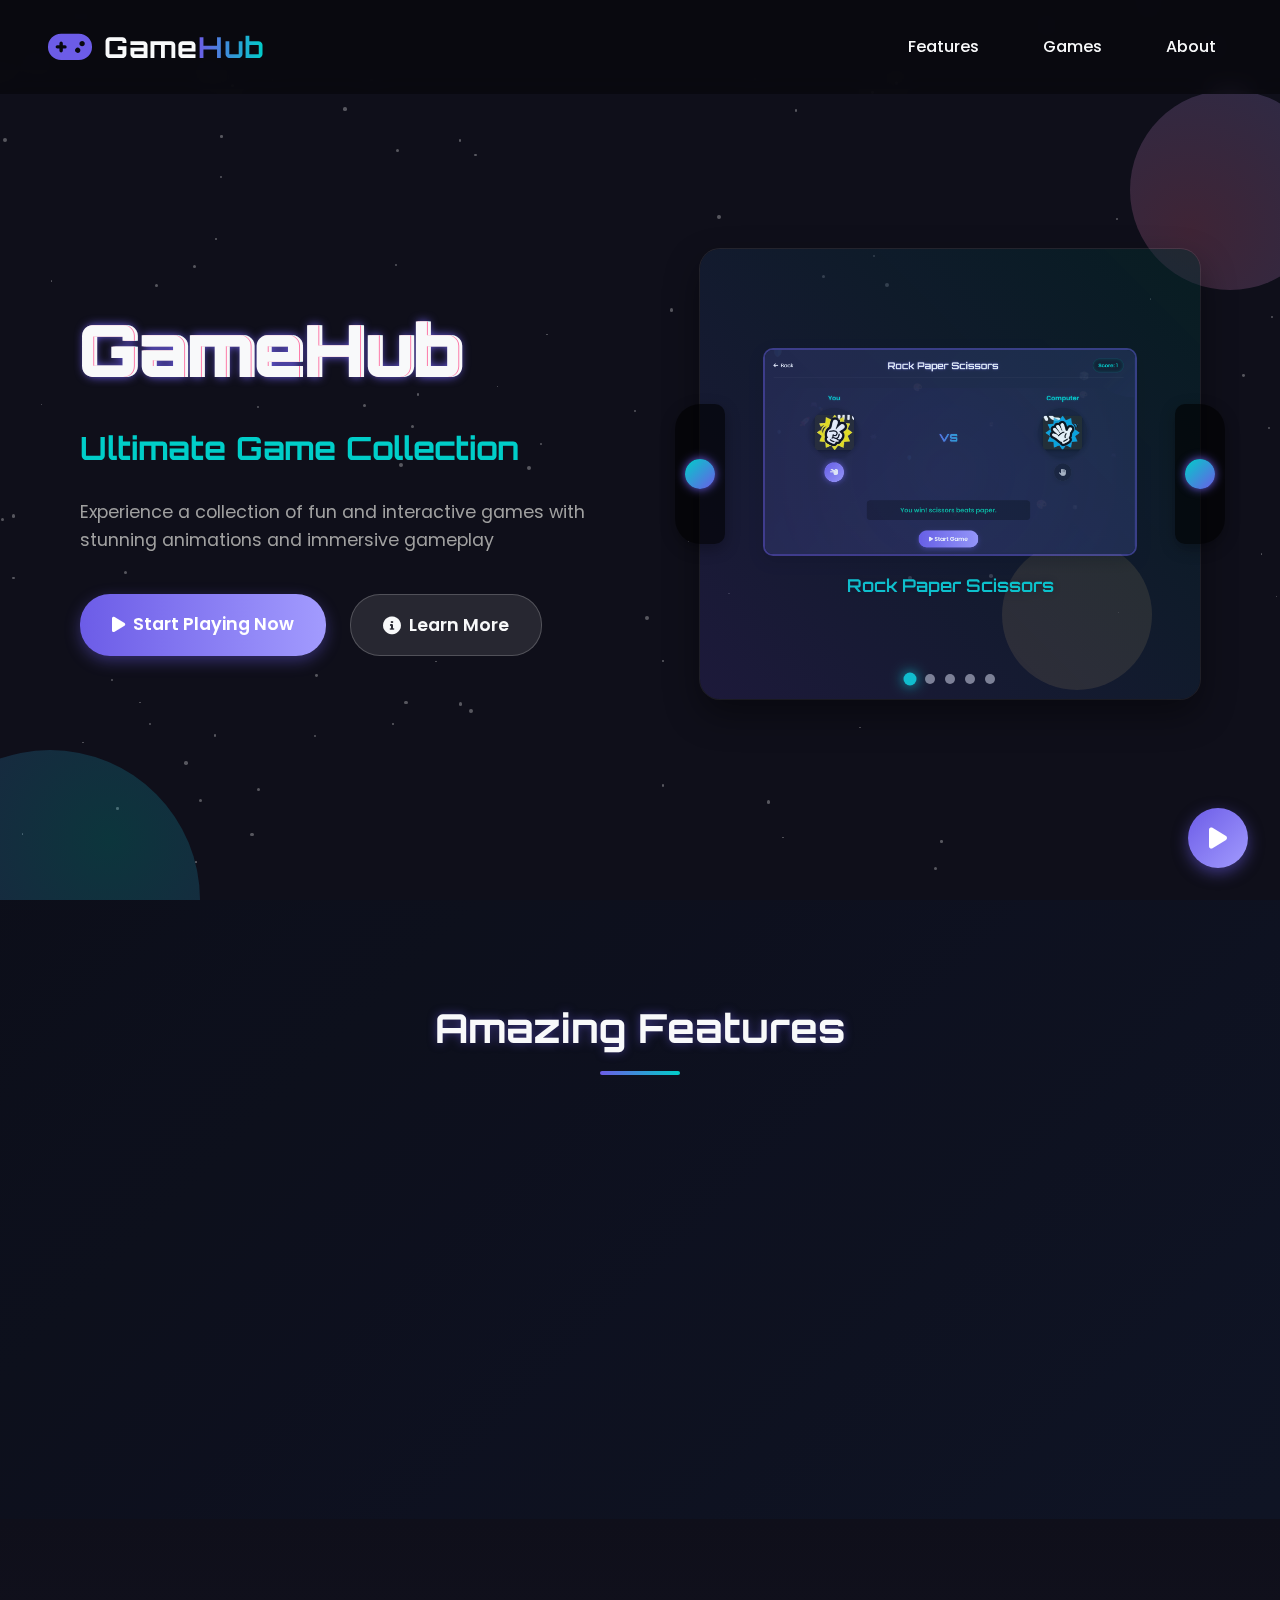
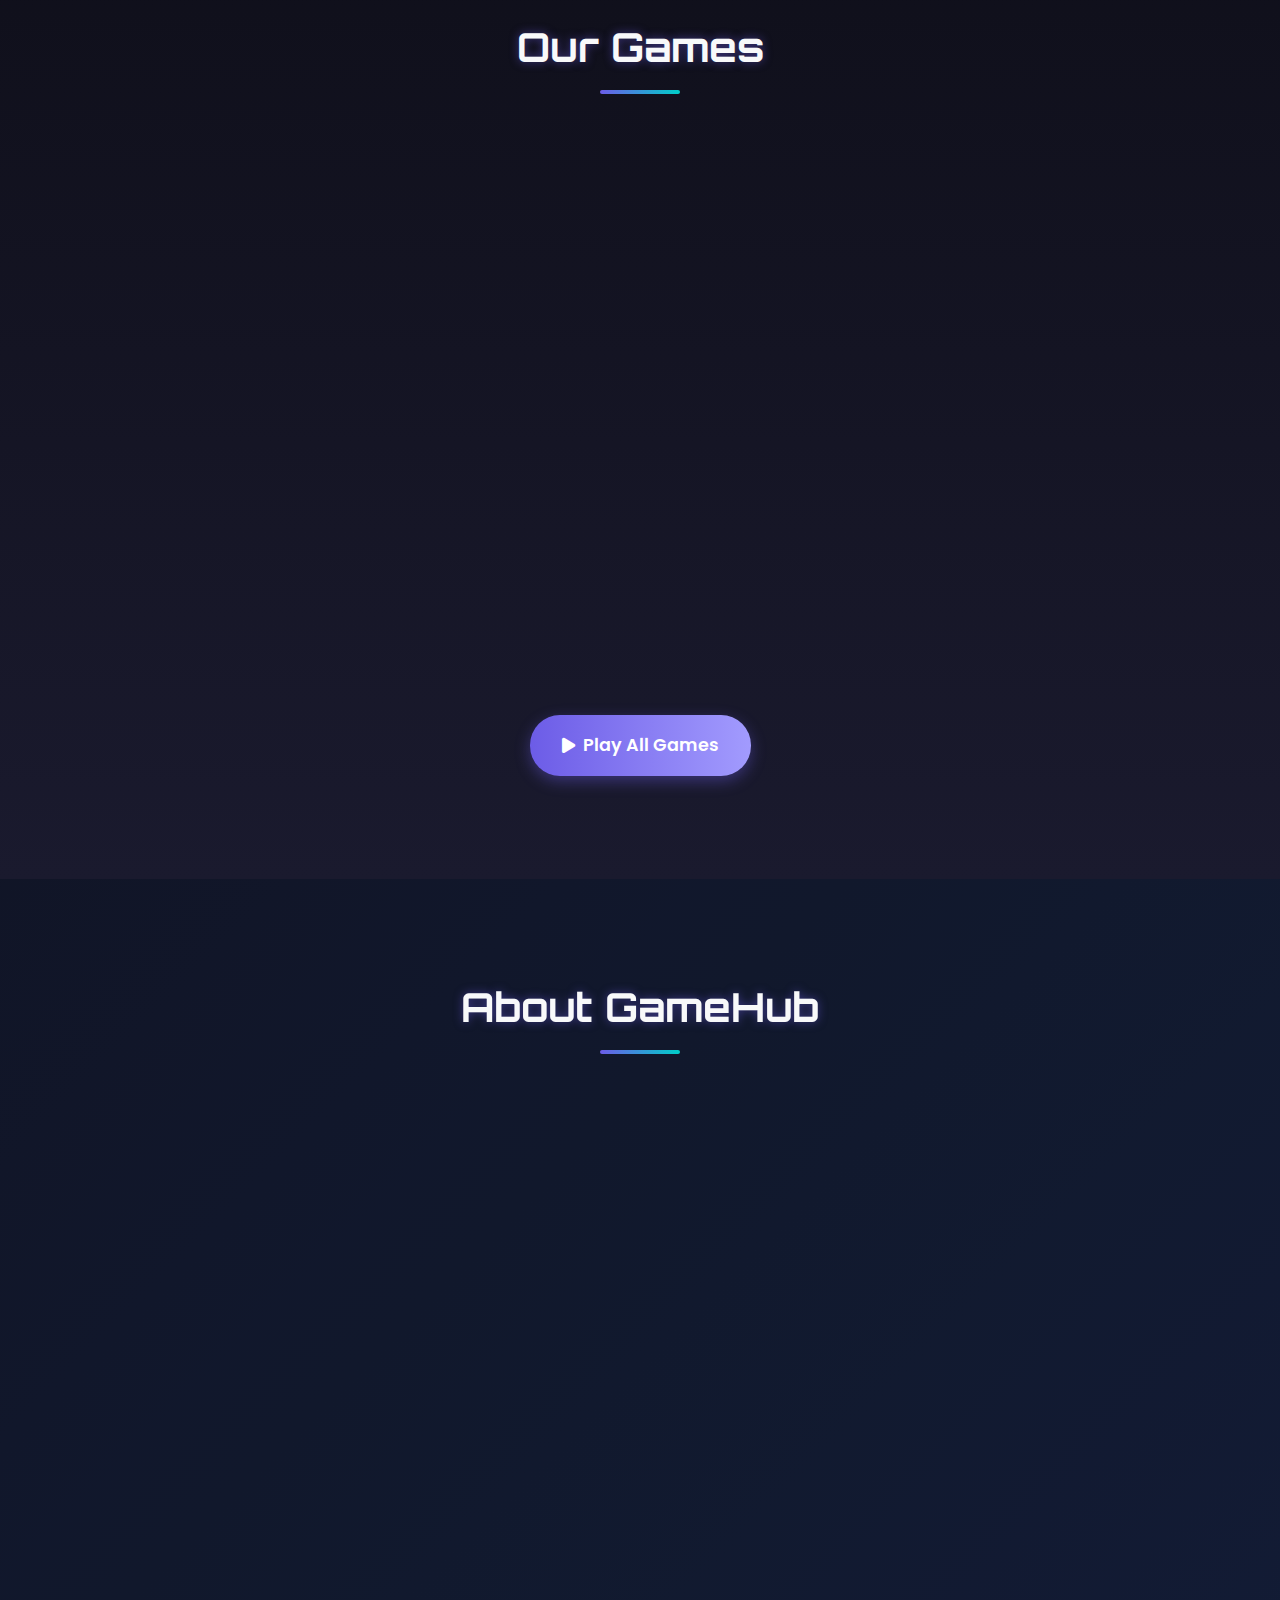
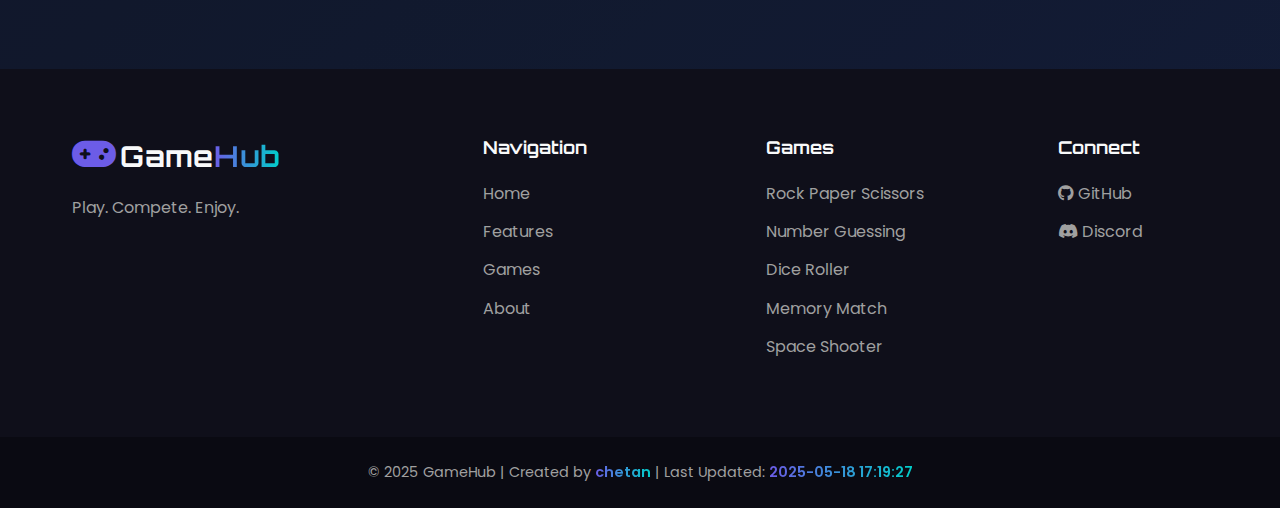
<file: index.html>
<!DOCTYPE html>
<html lang="en">
<head>
    <meta charset="UTF-8">
    <meta name="viewport" content="width=device-width, initial-scale=1.0">
    <title>GameHub - Interactive Game Collection</title>
    <link rel="stylesheet" href="landing.css">
    <link rel="stylesheet" href="https://cdnjs.cloudflare.com/ajax/libs/font-awesome/6.0.0/css/all.min.css">
    <link href="https://fonts.googleapis.com/css2?family=Poppins:wght@300;400;600;700&family=Orbitron:wght@400;600;900&display=swap" rel="stylesheet">
    <meta name="author" content="chetan-lab7">
    <meta name="last-updated" content="2025-05-18 17:19:27">
</head>
<body>
    <div id="stars-container"></div>
    <div id="planets-container">
        <div class="planet planet-1"></div>
        <div class="planet planet-2"></div>
        <div class="planet planet-3"></div>
    </div>
    
    <header>
        <div class="logo">
            <i class="fas fa-gamepad logo-icon"></i>
            <span class="logo-text">Game<span>Hub</span></span>
        </div>
        <nav>
            <a href="#features" class="nav-link">Features</a>
            <a href="#games" class="nav-link">Games</a>
            <a href="#about" class="nav-link">About</a>
        </nav>
    </header>

    <main>
        <section id="hero">
            <div class="hero-content">
                <h1 class="glitch-text" data-text="GameHub">GameHub</h1>
                <h2>Ultimate Game Collection</h2>
                <p>Experience a collection of fun and interactive games with stunning animations and immersive gameplay</p>
                
                <div class="cta-buttons">
                    <a href="game.html" class="cta-btn primary">
                        <span class="btn-content">
                            <i class="fas fa-play"></i>
                            Start Playing Now
                        </span>
                    </a>
                    <a href="#features" class="cta-btn secondary">
                        <span class="btn-content">
                            <i class="fas fa-info-circle"></i>
                            Learn More
                        </span>
                    </a>
                </div>
            </div>
            <div class="hero-image">
                <div class="game-preview">
                    <div class="preview-screen">
                        <div class="preview-carousel">
                            <div class="carousel-slide active">
                                <img src="images/rockpaper.png" alt="Rock Paper Scissors" class="preview-img">
                                <div class="slide-caption">Rock Paper Scissors</div>
                            </div>
                            <div class="carousel-slide">
                                <img src="images/guessnumber.png" alt="Number Guessing" class="preview-img">
                                <div class="slide-caption">Number Guessing</div>
                            </div>
                            <div class="carousel-slide">
                                <img src="images/dice.png" alt="Dice Roller" class="preview-img">
                                <div class="slide-caption">Dice Roller</div>
                            </div>
                            <div class="carousel-slide">
                                <img src="images/memory.png" alt="Memory Match" class="preview-img">
                                <div class="slide-caption">Memory Match</div>
                            </div>
                            <div class="carousel-slide">
                                <img src="images/space.png" alt="Space Shooter" class="preview-img">
                                <div class="slide-caption">Space Shooter</div>
                            </div>
                        </div>
                        <!-- Navigation dots -->
                        <div class="carousel-dots">
                            <span class="dot active" data-slide="0"></span>
                            <span class="dot" data-slide="1"></span>
                            <span class="dot" data-slide="2"></span>
                            <span class="dot" data-slide="3"></span>
                            <span class="dot" data-slide="4"></span>
                        </div>
                    </div>
                    <div class="controller left">
                        <div class="controller-button"></div>
                    </div>
                    <div class="controller right">
                        <div class="controller-button"></div>
                    </div>
                </div>
            </div>
        </section>
        
        <section id="features">
            <h2 class="section-title">Amazing Features</h2>
            <div class="features-container">
                <div class="feature-card">
                    <div class="feature-icon">
                        <i class="fas fa-gamepad"></i>
                    </div>
                    <h3>Multiple Games</h3>
                    <p>Enjoy a variety of games from classics to puzzles and action-packed adventures</p>
                </div>
                
                <div class="feature-card">
                    <div class="feature-icon">
                        <i class="fas fa-magic"></i>
                    </div>
                    <h3>Stunning Visuals</h3>
                    <p>Experience beautiful animations and visual effects across all games</p>
                </div>
                
                <div class="feature-card">
                    <div class="feature-icon">
                        <i class="fas fa-trophy"></i>
                    </div>
                    <h3>Leaderboards</h3>
                    <p>Compete with others and track your progress on global leaderboards</p>
                </div>
                
                <div class="feature-card">
                    <div class="feature-icon">
                        <i class="fas fa-mobile-alt"></i>
                    </div>
                    <h3>Responsive Design</h3>
                    <p>Play on any device with a fully responsive and adaptive interface</p>
                </div>
            </div>
        </section>
        
        <section id="games">
            <h2 class="section-title">Our Games</h2>
            <div class="games-container">
                <div class="game-card">
                    <div class="card-image rockpaper-img"></div>
                    <div class="card-overlay">
                        <h3>Rock Paper Scissors</h3>
                        <p>Challenge the computer in this classic game with animated hand movements</p>
                        <span class="game-tag">Classic</span>
                    </div>
                </div>
                
                <div class="game-card">
                    <div class="card-image number-img"></div>
                    <div class="card-overlay">
                        <h3>Number Guessing</h3>
                        <p>Test your intuition by guessing the correct number with helpful hints</p>
                        <span class="game-tag">Puzzle</span>
                    </div>
                </div>
                
                <div class="game-card">
                    <div class="card-image dice-img"></div>
                    <div class="card-overlay">
                        <h3>Dice Roller</h3>
                        <p>Roll virtual dice with realistic physics and stunning animations</p>
                        <span class="game-tag">Casual</span>
                    </div>
                </div>
                
                <div class="game-card">
                    <div class="card-image memory-img"></div>
                    <div class="card-overlay">
                        <h3>Memory Match</h3>
                        <p>Test your memory by matching pairs of cards with increasing difficulty</p>
                        <span class="game-tag">Mind Game</span>
                    </div>
                </div>
                
                <div class="game-card">
                    <div class="card-image shooter-img"></div>
                    <div class="card-overlay">
                        <h3>Space Shooter</h3>
                        <p>Navigate through space, avoid asteroids and shoot enemies in this action game</p>
                        <span class="game-tag">Action</span>
                    </div>
                </div>
            </div>
            <div class="games-cta">
                <a href="game.html" class="cta-btn primary">
                    <span class="btn-content">
                        <i class="fas fa-play"></i>
                        Play All Games
                    </span>
                </a>
            </div>
        </section>
        
        <section id="about">
            <h2 class="section-title">About GameHub</h2>
            <div class="about-container">
                <div class="about-text">
                    <p>GameHub is a collection of interactive games designed to provide entertainment and challenge your skills. With stunning visuals, smooth animations, and intuitive controls, our games are crafted to deliver the best gaming experience.</p>
                    <p>Whether you're looking for classic games like Rock Paper Scissors, mind games like Memory Match, or action-packed adventures like Space Shooter, GameHub has something for everyone.</p>
                    <p>Our platform is constantly evolving with new games and features added regularly. Stay tuned for more exciting updates!</p>
                    <div class="about-stats">
                        <div class="stat">
                            <span class="stat-number">5+</span>
                            <span class="stat-label">Games</span>
                        </div>
                        <div class="stat">
                            <span class="stat-number">100+</span>
                            <span class="stat-label">Players</span>
                        </div>
                        <div class="stat">
                            <span class="stat-number">1000+</span>
                            <span class="stat-label">Game Sessions</span>
                        </div>
                    </div>
                </div>
                <div class="about-image">
                    <div class="floating-devices">
                        <div class="device desktop">
                            <div class="device-screen"></div>
                        </div>
                        <div class="device tablet">
                            <div class="device-screen"></div>
                        </div>
                        <div class="device mobile">
                            <div class="device-screen"></div>
                        </div>
                    </div>
                </div>
            </div>
        </section>
    </main>

    <footer>
        <div class="footer-content">
            <div class="footer-logo">
                <i class="fas fa-gamepad logo-icon"></i>
                <span class="logo-text">Game<span>Hub</span></span>
                <p>Play. Compete. Enjoy.</p>
            </div>
            
            <div class="footer-links">
                <div class="link-group">
                    <h4>Navigation</h4>
                    <a href="#hero">Home</a>
                    <a href="#features">Features</a>
                    <a href="#games">Games</a>
                    <a href="#about">About</a>
                </div>
                
                <div class="link-group">
                    <h4>Games</h4>
                    <a href="game.html">Rock Paper Scissors</a>
                    <a href="game.html">Number Guessing</a>
                    <a href="game.html">Dice Roller</a>
                    <a href="game.html">Memory Match</a>
                    <a href="game.html">Space Shooter</a>
                </div>
                
                <div class="link-group">
                    <h4>Connect</h4>
                    <a href="#"><i class="fab fa-github"></i> GitHub</a>
                    <a href="#"><i class="fab fa-discord"></i> Discord</a>
                </div>
            </div>
        </div>
        <div class="footer-bottom">
            <p>© 2025 GameHub | Created by <span class="username">chetan</span> | Last Updated: <span class="update-date">2025-05-18 17:19:27</span></p>
        </div>
    </footer>
    <div class="floating-action">
        <a href="game.html" class="fab-button">
            <i class="fas fa-play"></i>
        </a>
        <span class="fab-tooltip">Start Playing</span>
    </div>
    
    <script src="landing.js"></script>
</body>
</html>
</file>
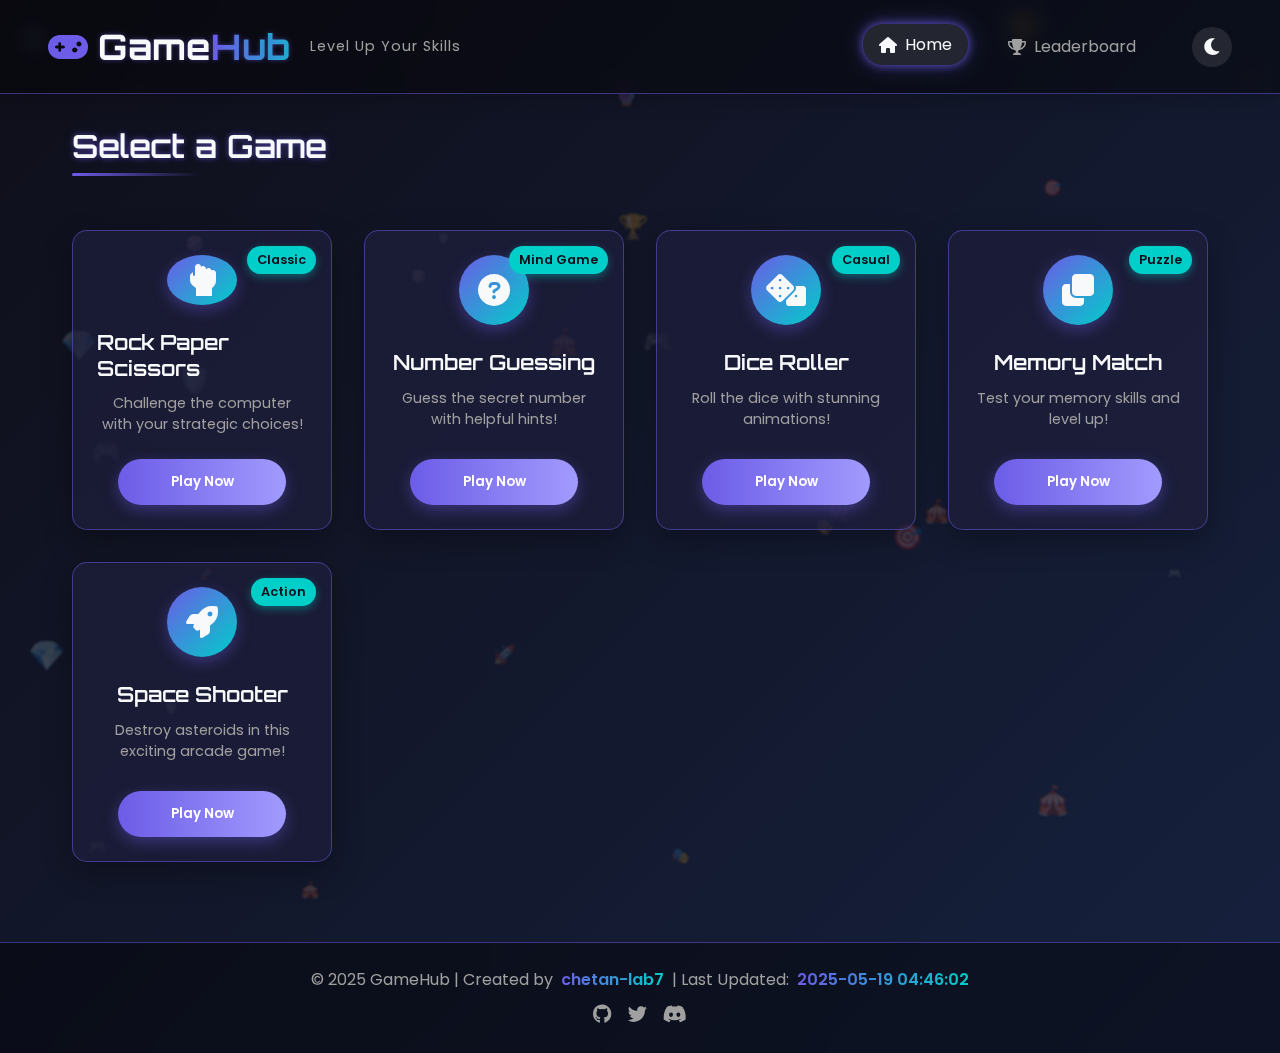
<file: game.html>
<!DOCTYPE html>
<html lang="en">
<head>
    <meta charset="UTF-8">
    <meta name="viewport" content="width=device-width, initial-scale=1.0">
    <title>GameHub - Play Fun Games!</title>
    <link rel="stylesheet" href="styles.css">
    <link rel="stylesheet" href="https://cdnjs.cloudflare.com/ajax/libs/font-awesome/6.0.0/css/all.min.css">
    <link href="https://fonts.googleapis.com/css2?family=Poppins:wght@300;400;600;700&family=Orbitron:wght@400;600;900&display=swap" rel="stylesheet">
    <meta name="last-updated" content="2025-05-18 09:07:58">
    <meta name="author" content="chetan">
</head>
<body>
    <div id="background-animation"></div>
    
    <header>
        <div class="logo">
            <i class="fas fa-gamepad logo-icon"></i>
            <h1>Game<span>Hub</span></h1>
            <div class="tagline">Level Up Your Skills</div>
        </div>
        <nav>
            <button id="home-btn" class="nav-btn active"><i class="fas fa-home"></i> Home</button>
            <button id="leaderboard-btn" class="nav-btn"><i class="fas fa-trophy"></i> Leaderboard</button>
            <div class="theme-toggle">
                <i class="fas fa-moon"></i>
            </div>
        </nav>
    </header>

    <main>
        <section id="game-selection" class="active-section">
            <h2 class="glow-text">Select a Game</h2>
            
            <div class="game-cards">
                <div class="game-card" data-game="rock-paper-scissors">
                    <div class="card-inner">
                        <div class="game-icon">
                            <i class="fas fa-hand-rock"></i>
                        </div>
                        <h3>Rock Paper Scissors</h3>
                        <p>Challenge the computer with your strategic choices!</p>
                        <div class="game-badge">Classic</div>
                        <button class="play-btn">Play Now</button>
                    </div>
                </div>

                <div class="game-card" data-game="number-guess">
                    <div class="card-inner">
                        <div class="game-icon">
                            <i class="fas fa-question-circle"></i>
                        </div>
                        <h3>Number Guessing</h3>
                        <p>Guess the secret number with helpful hints!</p>
                        <div class="game-badge">Mind Game</div>
                        <button class="play-btn">Play Now</button>
                    </div>
                </div>

                <div class="game-card" data-game="dice-roller">
                    <div class="card-inner">
                        <div class="game-icon">
                            <i class="fas fa-dice"></i>
                        </div>
                        <h3>Dice Roller</h3>
                        <p>Roll the dice with stunning animations!</p>
                        <div class="game-badge">Casual</div>
                        <button class="play-btn">Play Now</button>
                    </div>
                </div>

                <div class="game-card" data-game="memory-match">
                    <div class="card-inner">
                        <div class="game-icon">
                            <i class="fas fa-clone"></i>
                        </div>
                        <h3>Memory Match</h3>
                        <p>Test your memory skills and level up!</p>
                        <div class="game-badge">Puzzle</div>
                        <button class="play-btn">Play Now</button>
                    </div>
                </div>
                
                <div class="game-card" data-game="space-shooter">
                    <div class="card-inner">
                        <div class="game-icon">
                            <i class="fas fa-rocket"></i>
                        </div>
                        <h3>Space Shooter</h3>
                        <p>Destroy asteroids in this exciting arcade game!</p>
                        <div class="game-badge">Action</div>
                        <button class="play-btn">Play Now</button>
                    </div>
                </div>
            </div>
        </section>

        <!-- Rock Paper Scissors Game Section -->
        <section id="rock-paper-scissors" class="game-section">
            <div class="game-header">
                <button class="back-btn"><i class="fas fa-arrow-left"></i> Back</button>
                <h2 class="glow-text">Rock Paper Scissors</h2>
                <div class="score-display">Score: <span id="rps-score">0</span></div>
            </div>
            
            <div class="game-area rps-area">
                <div id="countdown-container">
                    <div id="countdown">3</div>
                    <div class="countdown-text">Ready...</div>
                </div>
                
                <div class="players-container">
                    <div class="player">
                        <div class="player-label">You</div>
                        <div class="hand-container">
                            <div class="hand" id="player-hand"></div>
                        </div>
                        <div class="choice" id="player-choice">
                            <i class="fas fa-question"></i>
                        </div>
                    </div>
                    
                    <div class="vs">VS</div>
                    
                    <div class="player">
                        <div class="player-label">Computer</div>
                        <div class="hand-container">
                            <div class="hand" id="computer-hand"></div>
                        </div>
                        <div class="choice" id="computer-choice">
                            <i class="fas fa-question"></i>
                        </div>
                    </div>
                </div>
                
                <div id="result-message" class="result-message">Choose your move!</div>
                
                <div class="controls">
                    <button class="choice-btn" data-choice="rock">
                        <i class="fas fa-hand-rock"></i> Rock
                    </button>
                    <button class="choice-btn" data-choice="paper">
                        <i class="fas fa-hand-paper"></i> Paper
                    </button>
                    <button class="choice-btn" data-choice="scissors">
                        <i class="fas fa-hand-scissors"></i> Scissors
                    </button>
                </div>
            </div>
        </section>

        <!-- Number Guessing Game Section -->
        <section id="number-guess" class="game-section">
            <div class="game-header">
                <button class="back-btn"><i class="fas fa-arrow-left"></i> Back</button>
                <h2 class="glow-text">Number Guessing</h2>
                <div class="score-display">Attempts: <span id="guess-attempts">0</span></div>
            </div>
            
            <div class="game-area">
                <div class="number-range">
                    <p>I'm thinking of a number between <span>1</span> and <span>100</span></p>
                </div>
                
                <div class="number-input-area">
                    <input type="number" id="number-input" min="1" max="100" placeholder="Enter your guess...">
                    <button id="guess-btn">Guess!</button>
                </div>
                
                <div id="guess-message" class="result-message">Enter a number and click Guess!</div>
                
                <div class="hint-container">
                    <div class="hint-label">Hint:</div>
                    <div id="guess-hint" class="hint-message">No hints yet...</div>
                </div>
                
                <div class="number-visualization">
                    <div id="number-range-visual" class="range-visual">
                        <div class="range-marker low">1</div>
                        <div class="range-marker current">?</div>
                        <div class="range-marker high">100</div>
                    </div>
                </div>
                
                <button id="new-number-game" class="action-btn">New Game</button>
            </div>
        </section>

        <!-- Dice Roller Game Section -->
        <section id="dice-roller" class="game-section">
            <div class="game-header">
                <button class="back-btn"><i class="fas fa-arrow-left"></i> Back</button>
                <h2 class="glow-text">Dice Roller</h2>
                <div class="dice-settings">
                    <label for="dice-count">Dice: </label>
                    <select id="dice-count">
                        <option value="1">1</option>
                        <option value="2" selected>2</option>
                        <option value="3">3</option>
                        <option value="4">4</option>
                        <option value="5">5</option>
                    </select>
                </div>
            </div>
            
            <div class="game-area">
                <div class="dice-table">
                    <div id="dice-container" class="dice-container">
                        <div class="dice" id="dice-1">
                            <div class="dice-face">
                                <div class="dice-dot"></div>
                            </div>
                        </div>
                        <div class="dice" id="dice-2">
                            <div class="dice-face">
                                <div class="dice-dot"></div>
                                <div class="dice-dot"></div>
                            </div>
                        </div>
                    </div>
                </div>
                
                <div class="dice-total">
                    Total: <span id="dice-sum">0</span>
                </div>
                
                <button id="roll-dice" class="action-btn"><i class="fas fa-sync-alt"></i> Roll Dice</button>
            </div>
        </section>

        <!-- Memory Match Game Section -->
        <section id="memory-match" class="game-section">
            <div class="game-header">
                <button class="back-btn"><i class="fas fa-arrow-left"></i> Back</button>
                <h2 class="glow-text">Memory Match</h2>
                <div class="game-info">
                    <div>Level: <span id="memory-level">1</span></div>
                    <div>Score: <span id="memory-score">0</span></div>
                    <div>Moves: <span id="memory-moves">0</span></div>
                </div>
            </div>
            
            <div class="game-area">
                <div id="memory-grid" class="memory-grid">
                </div>
                
                <div id="memory-message" class="result-message">Match the pairs of cards!</div>
                
                <div class="timer-container">
                    <div class="timer-bar">
                        <div id="memory-timer" class="timer-progress"></div>
                    </div>
                    <div class="timer-label">Time Remaining</div>
                </div>
                
                <button id="new-memory-game" class="action-btn">New Game</button>
            </div>
        </section>
        
        <!-- Space Shooter Game Section -->
        <section id="space-shooter" class="game-section">
            <div class="game-header">
                <button class="back-btn"><i class="fas fa-arrow-left"></i> Back</button>
                <h2 class="glow-text">Space Shooter</h2>
                <div class="game-info">
                    <div>Score: <span id="shooter-score">0</span></div>
                    <div>Lives: <span id="shooter-lives">3</span></div>
                </div>
            </div>
            
            <div class="game-area">
                <canvas id="game-canvas" width="800" height="500"></canvas>
                
                <div id="game-controls" class="game-controls">
                    <div class="control-instructions">
                        <p>Use <kbd>←</kbd> <kbd>→</kbd> to move, <kbd>SPACE</kbd> to shoot</p>
                        <p>Mobile: Tap left/right side to move, center to shoot</p>
                    </div>
                    <button id="start-shooter-game" class="action-btn">Start Game</button>
                </div>
                
                <div id="shooter-message" class="result-message">Press Start to play!</div>
            </div>
        </section>
        <section id="leaderboard" class="section">
            <h2 class="glow-text">Leaderboard</h2>
            <div class="leaderboard-tabs">
                <button data-game="rock-paper-scissors" class="tab-btn active">Rock Paper Scissors</button>
                <button data-game="number-guess" class="tab-btn">Number Guessing</button>
                <button data-game="memory-match" class="tab-btn">Memory Match</button>
                <button data-game="space-shooter" class="tab-btn">Space Shooter</button>
            </div>
            
            <div class="leaderboard-content">
                <div id="rps-leaderboard" class="leaderboard-table active-table">
                    <table>
                        <thead>
                            <tr>
                                <th>Rank</th>
                                <th>Player</th>
                                <th>Score</th>
                                <th>Date</th>
                            </tr>
                        </thead>
                        <tbody>
                            <tr>
                                <td>1</td>
                                <td>GamerPro</td>
                                <td>25</td>
                                <td>2025-05-15</td>
                            </tr>
                            <tr>
                                <td>2</td>
                                <td>ChallengerX</td>
                                <td>18</td>
                                <td>2025-05-16</td>
                            </tr>
                            <tr>
                                <td>3</td>
                                <td>RockMaster</td>
                                <td>15</td>
                                <td>2025-05-17</td>
                            </tr>
                        </tbody>
                    </table>
                </div>
                
                <div id="number-leaderboard" class="leaderboard-table">
                    <table>
                        <thead>
                            <tr>
                                <th>Rank</th>
                                <th>Player</th>
                                <th>Attempts</th>
                                <th>Date</th>
                            </tr>
                        </thead>
                        <tbody>
                            <tr>
                                <td>1</td>
                                <td>MindReader</td>
                                <td>4</td>
                                <td>2025-05-14</td>
                            </tr>
                            <tr>
                                <td>2</td>
                                <td>NumberWizard</td>
                                <td>5</td>
                                <td>2025-05-16</td>
                            </tr>
                            <tr>
                                <td>3</td>
                                <td>LogicMaster</td>
                                <td>6</td>
                                <td>2025-05-18</td>
                            </tr>
                        </tbody>
                    </table>
                </div>
                
                <div id="memory-leaderboard" class="leaderboard-table">
                    <table>
                        <thead>
                            <tr>
                                <th>Rank</th>
                                <th>Player</th>
                                <th>Level</th>
                                <th>Score</th>
                                <th>Date</th>
                            </tr>
                        </thead>
                        <tbody>
                            <tr>
                                <td>1</td>
                                <td>MemoryKing</td>
                                <td>4</td>
                                <td>210</td>
                                <td>2025-05-15</td>
                            </tr>
                            <tr>
                                <td>2</td>
                                <td>CardFlip</td>
                                <td>3</td>
                                <td>180</td>
                                <td>2025-05-17</td>
                            </tr>
                            <tr>
                                <td>3</td>
                                <td>RememberAll</td>
                                <td>3</td>
                                <td>150</td>
                                <td>2025-05-18</td>
                            </tr>
                        </tbody>
                    </table>
                </div>
                
                <div id="space-leaderboard" class="leaderboard-table">
                    <table>
                        <thead>
                            <tr>
                                <th>Rank</th>
                                <th>Player</th>
                                <th>Score</th>
                                <th>Date</th>
                            </tr>
                        </thead>
                        <tbody>
                            <tr>
                                <td>1</td>
                                <td>AsteroidKiller</td>
                                <td>2450</td>
                                <td>2025-05-16</td>
                            </tr>
                            <tr>
                                <td>2</td>
                                <td>SpaceAce</td>
                                <td>2100</td>
                                <td>2025-05-17</td>
                            </tr>
                            <tr>
                                <td>3</td>
                                <td>CosmicHero</td>
                                <td>1950</td>
                                <td>2025-05-18</td>
                            </tr>
                        </tbody>
                    </table>
                </div>
            </div>
        </section>
    </main>

    <footer>
        <p>© 2025 GameHub | Created by <span class="username">chetan-lab7</span> | Last Updated: <span class="update-date">2025-05-18</span></p>
        <div class="footer-icons">
            <a href="#" class="social-icon"><i class="fab fa-github"></i></a>
            <a href="#" class="social-icon"><i class="fab fa-twitter"></i></a>
            <a href="#" class="social-icon"><i class="fab fa-discord"></i></a>
        </div>
    </footer>

    <!-- Success Modal -->
    <div id="success-modal" class="modal">
        <div class="modal-content">
            <span class="close-modal">&times;</span>
            <div class="success-icon">
                <i class="fas fa-trophy"></i>
            </div>
            <h3 id="modal-title">Congratulations!</h3>
            <p id="modal-message">You won the game!</p>
            <div class="modal-actions">
                <button id="play-again-btn" class="action-btn">Play Again</button>
                <button id="back-to-menu-btn" class="action-btn">Back to Menu</button>
            </div>
        </div>
    </div>

    <!-- Game Over Modal -->
    <div id="game-over-modal" class="modal">
        <div class="modal-content game-over">
            <span class="close-modal">&times;</span>
            <div class="game-over-icon">
                <i class="fas fa-meteor"></i>
            </div>
            <h3>Game Over</h3>
            <p id="game-over-message">Your ship was destroyed!</p>
            <div class="final-score">
                Score: <span id="final-score">0</span>
            </div>
            <div class="modal-actions">
                <button id="try-again-btn" class="action-btn">Try Again</button>
                <button id="game-over-menu-btn" class="action-btn">Back to Menu</button>
            </div>
        </div>
    </div>

    <!-- Scripts -->
    <script src="https://cdnjs.cloudflare.com/ajax/libs/gsap/3.11.4/gsap.min.js"></script>
    <script src="scripts.js"></script>
</body>
</html>
</file>
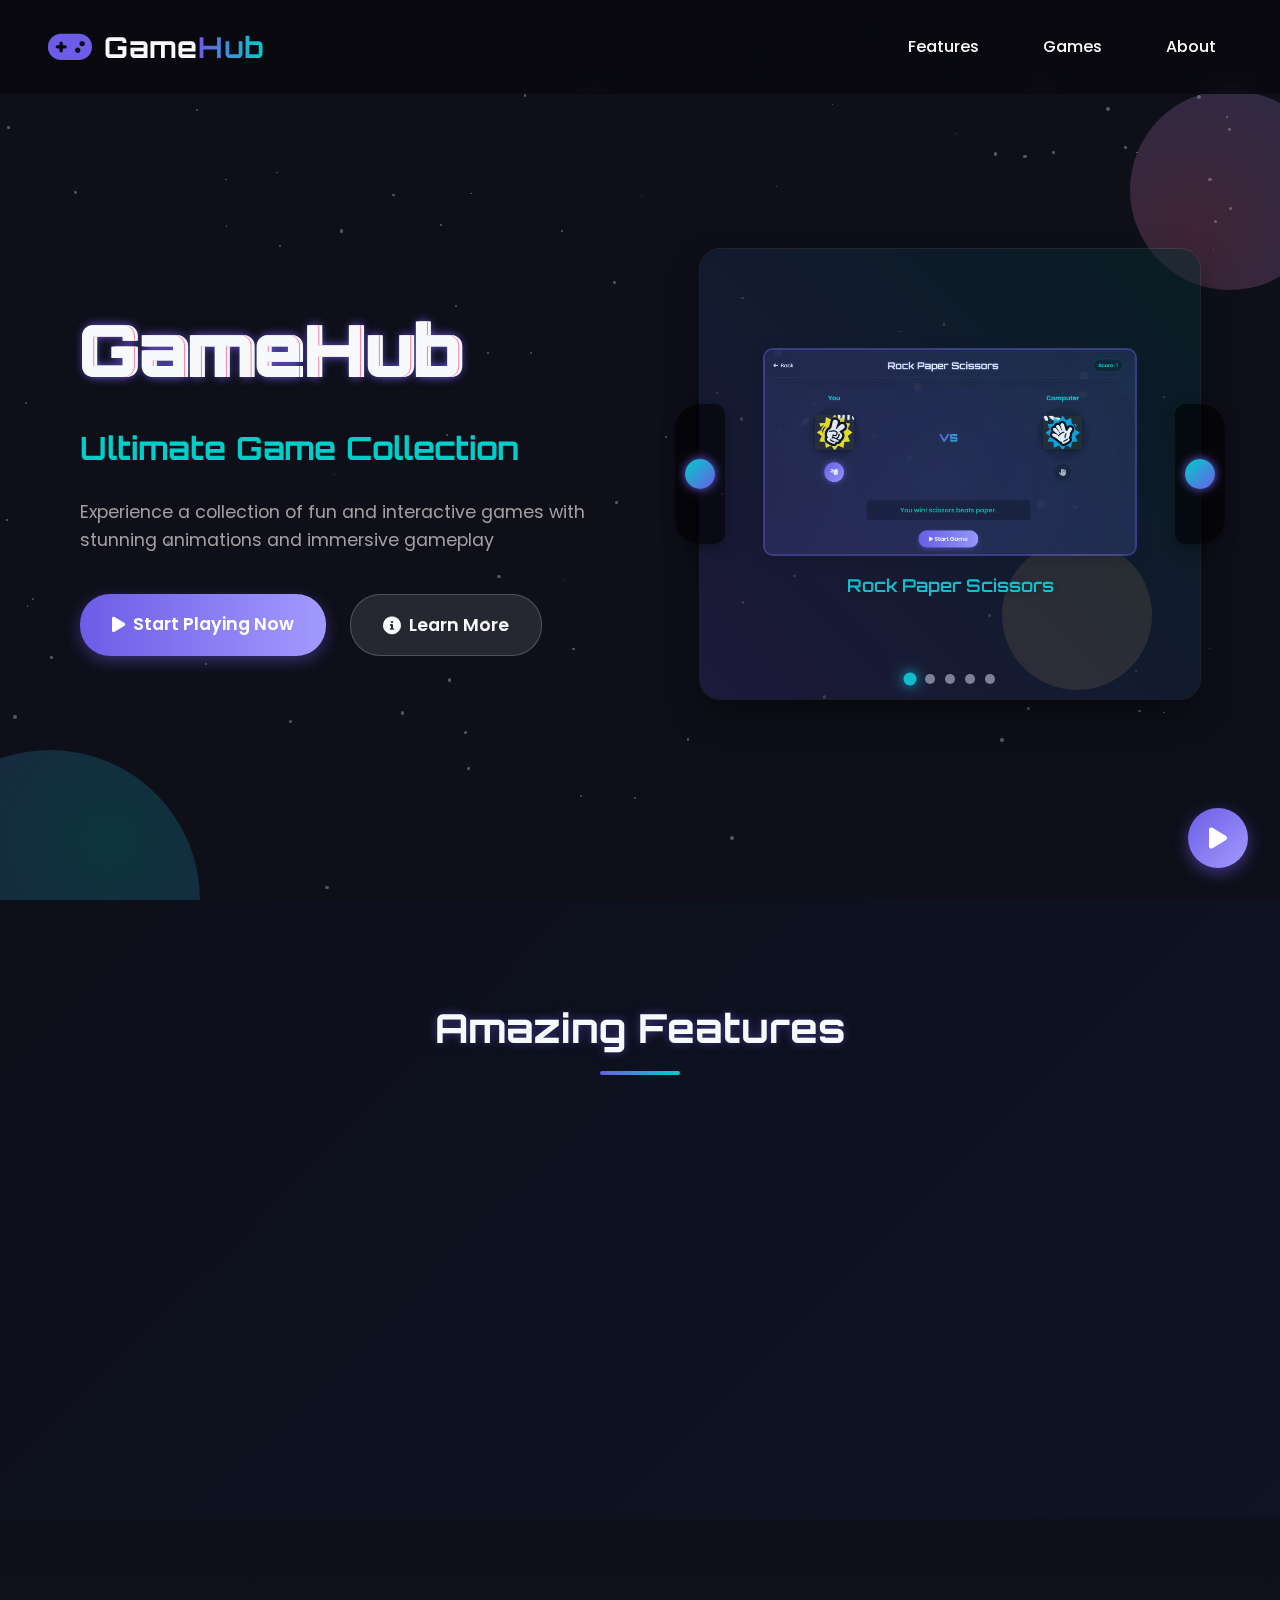
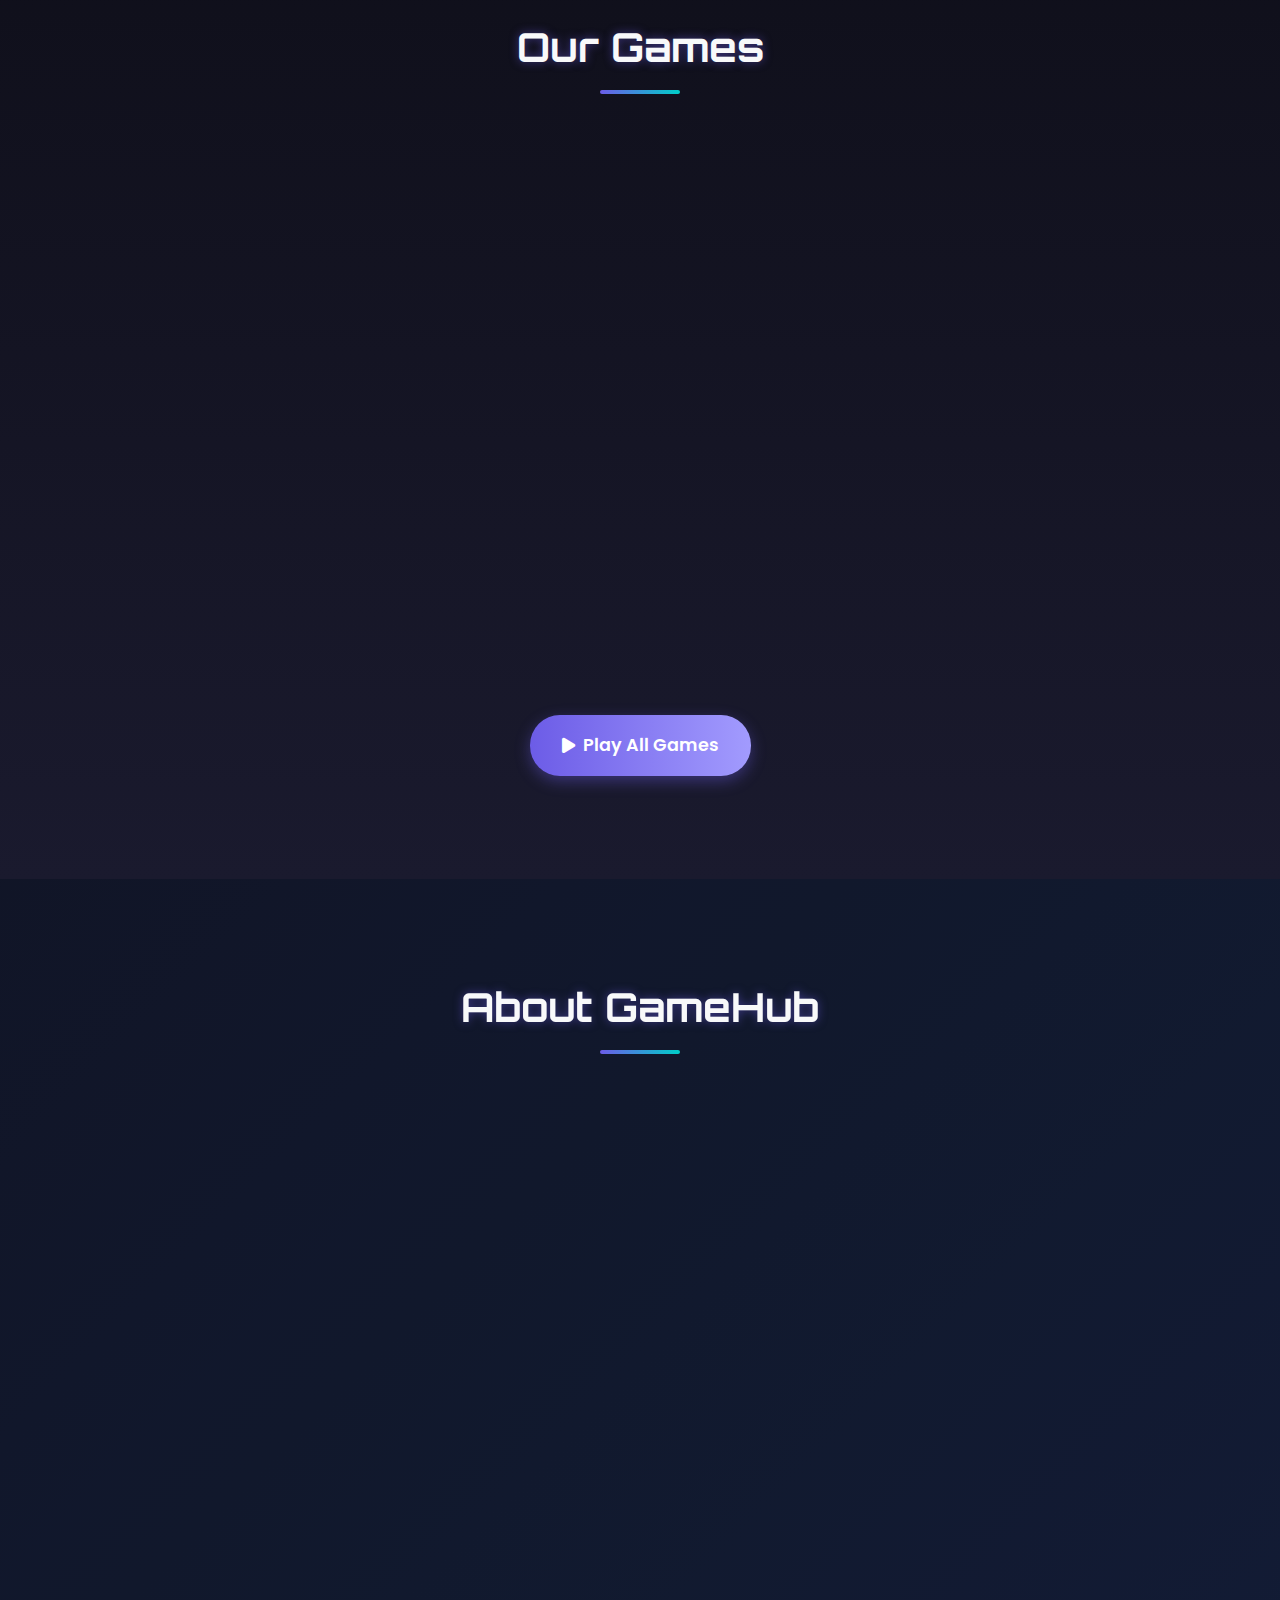
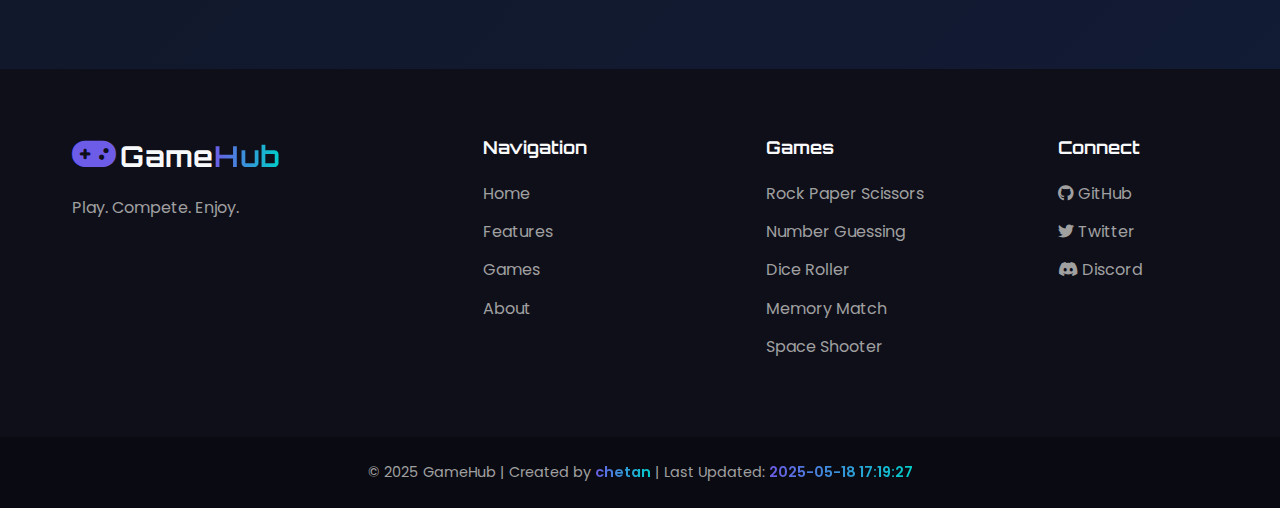
<file: landing.html>
<!DOCTYPE html>
<html lang="en">
<head>
    <meta charset="UTF-8">
    <meta name="viewport" content="width=device-width, initial-scale=1.0">
    <title>GameHub - Interactive Game Collection</title>
    <link rel="stylesheet" href="landing.css">
    <link rel="stylesheet" href="https://cdnjs.cloudflare.com/ajax/libs/font-awesome/6.0.0/css/all.min.css">
    <link href="https://fonts.googleapis.com/css2?family=Poppins:wght@300;400;600;700&family=Orbitron:wght@400;600;900&display=swap" rel="stylesheet">
    <meta name="author" content="chetan-lab7">
    <meta name="last-updated" content="2025-05-18 17:19:27">
</head>
<body>
    <div id="stars-container"></div>
    <div id="planets-container">
        <div class="planet planet-1"></div>
        <div class="planet planet-2"></div>
        <div class="planet planet-3"></div>
    </div>
    
    <header>
        <div class="logo">
            <i class="fas fa-gamepad logo-icon"></i>
            <span class="logo-text">Game<span>Hub</span></span>
        </div>
        <nav>
            <a href="#features" class="nav-link">Features</a>
            <a href="#games" class="nav-link">Games</a>
            <a href="#about" class="nav-link">About</a>
        </nav>
    </header>

    <main>
        <section id="hero">
            <div class="hero-content">
                <h1 class="glitch-text" data-text="GameHub">GameHub</h1>
                <h2>Ultimate Game Collection</h2>
                <p>Experience a collection of fun and interactive games with stunning animations and immersive gameplay</p>
                
                <div class="cta-buttons">
                    <a href="index.html" class="cta-btn primary">
                        <span class="btn-content">
                            <i class="fas fa-play"></i>
                            Start Playing Now
                        </span>
                    </a>
                    <a href="#features" class="cta-btn secondary">
                        <span class="btn-content">
                            <i class="fas fa-info-circle"></i>
                            Learn More
                        </span>
                    </a>
                </div>
            </div>
            <div class="hero-image">
                <div class="game-preview">
                    <div class="preview-screen">
                        <div class="preview-carousel">
                            <div class="carousel-slide active">
                                <img src="images/rockpaper.png" alt="Rock Paper Scissors" class="preview-img">
                                <div class="slide-caption">Rock Paper Scissors</div>
                            </div>
                            <div class="carousel-slide">
                                <img src="images/guessnumber.png" alt="Number Guessing" class="preview-img">
                                <div class="slide-caption">Number Guessing</div>
                            </div>
                            <div class="carousel-slide">
                                <img src="images/dice.png" alt="Dice Roller" class="preview-img">
                                <div class="slide-caption">Dice Roller</div>
                            </div>
                            <div class="carousel-slide">
                                <img src="images/memory.png" alt="Memory Match" class="preview-img">
                                <div class="slide-caption">Memory Match</div>
                            </div>
                            <div class="carousel-slide">
                                <img src="images/space.png" alt="Space Shooter" class="preview-img">
                                <div class="slide-caption">Space Shooter</div>
                            </div>
                        </div>
                        <!-- Navigation dots -->
                        <div class="carousel-dots">
                            <span class="dot active" data-slide="0"></span>
                            <span class="dot" data-slide="1"></span>
                            <span class="dot" data-slide="2"></span>
                            <span class="dot" data-slide="3"></span>
                            <span class="dot" data-slide="4"></span>
                        </div>
                    </div>
                    <div class="controller left">
                        <div class="controller-button"></div>
                    </div>
                    <div class="controller right">
                        <div class="controller-button"></div>
                    </div>
                </div>
            </div>
        </section>
        
        <section id="features">
            <h2 class="section-title">Amazing Features</h2>
            <div class="features-container">
                <div class="feature-card">
                    <div class="feature-icon">
                        <i class="fas fa-gamepad"></i>
                    </div>
                    <h3>Multiple Games</h3>
                    <p>Enjoy a variety of games from classics to puzzles and action-packed adventures</p>
                </div>
                
                <div class="feature-card">
                    <div class="feature-icon">
                        <i class="fas fa-magic"></i>
                    </div>
                    <h3>Stunning Visuals</h3>
                    <p>Experience beautiful animations and visual effects across all games</p>
                </div>
                
                <div class="feature-card">
                    <div class="feature-icon">
                        <i class="fas fa-trophy"></i>
                    </div>
                    <h3>Leaderboards</h3>
                    <p>Compete with others and track your progress on global leaderboards</p>
                </div>
                
                <div class="feature-card">
                    <div class="feature-icon">
                        <i class="fas fa-mobile-alt"></i>
                    </div>
                    <h3>Responsive Design</h3>
                    <p>Play on any device with a fully responsive and adaptive interface</p>
                </div>
            </div>
        </section>
        
        <section id="games">
            <h2 class="section-title">Our Games</h2>
            <div class="games-container">
                <div class="game-card">
                    <div class="card-image rockpaper-img"></div>
                    <div class="card-overlay">
                        <h3>Rock Paper Scissors</h3>
                        <p>Challenge the computer in this classic game with animated hand movements</p>
                        <span class="game-tag">Classic</span>
                    </div>
                </div>
                
                <div class="game-card">
                    <div class="card-image number-img"></div>
                    <div class="card-overlay">
                        <h3>Number Guessing</h3>
                        <p>Test your intuition by guessing the correct number with helpful hints</p>
                        <span class="game-tag">Puzzle</span>
                    </div>
                </div>
                
                <div class="game-card">
                    <div class="card-image dice-img"></div>
                    <div class="card-overlay">
                        <h3>Dice Roller</h3>
                        <p>Roll virtual dice with realistic physics and stunning animations</p>
                        <span class="game-tag">Casual</span>
                    </div>
                </div>
                
                <div class="game-card">
                    <div class="card-image memory-img"></div>
                    <div class="card-overlay">
                        <h3>Memory Match</h3>
                        <p>Test your memory by matching pairs of cards with increasing difficulty</p>
                        <span class="game-tag">Mind Game</span>
                    </div>
                </div>
                
                <div class="game-card">
                    <div class="card-image shooter-img"></div>
                    <div class="card-overlay">
                        <h3>Space Shooter</h3>
                        <p>Navigate through space, avoid asteroids and shoot enemies in this action game</p>
                        <span class="game-tag">Action</span>
                    </div>
                </div>
            </div>
            <div class="games-cta">
                <a href="index.html" class="cta-btn primary">
                    <span class="btn-content">
                        <i class="fas fa-play"></i>
                        Play All Games
                    </span>
                </a>
            </div>
        </section>
        
        <section id="about">
            <h2 class="section-title">About GameHub</h2>
            <div class="about-container">
                <div class="about-text">
                    <p>GameHub is a collection of interactive games designed to provide entertainment and challenge your skills. With stunning visuals, smooth animations, and intuitive controls, our games are crafted to deliver the best gaming experience.</p>
                    <p>Whether you're looking for classic games like Rock Paper Scissors, mind games like Memory Match, or action-packed adventures like Space Shooter, GameHub has something for everyone.</p>
                    <p>Our platform is constantly evolving with new games and features added regularly. Stay tuned for more exciting updates!</p>
                    <div class="about-stats">
                        <div class="stat">
                            <span class="stat-number">5+</span>
                            <span class="stat-label">Games</span>
                        </div>
                        <div class="stat">
                            <span class="stat-number">100+</span>
                            <span class="stat-label">Players</span>
                        </div>
                        <div class="stat">
                            <span class="stat-number">1000+</span>
                            <span class="stat-label">Game Sessions</span>
                        </div>
                    </div>
                </div>
                <div class="about-image">
                    <div class="floating-devices">
                        <div class="device desktop">
                            <div class="device-screen"></div>
                        </div>
                        <div class="device tablet">
                            <div class="device-screen"></div>
                        </div>
                        <div class="device mobile">
                            <div class="device-screen"></div>
                        </div>
                    </div>
                </div>
            </div>
        </section>
    </main>

    <footer>
        <div class="footer-content">
            <div class="footer-logo">
                <i class="fas fa-gamepad logo-icon"></i>
                <span class="logo-text">Game<span>Hub</span></span>
                <p>Play. Compete. Enjoy.</p>
            </div>
            
            <div class="footer-links">
                <div class="link-group">
                    <h4>Navigation</h4>
                    <a href="#hero">Home</a>
                    <a href="#features">Features</a>
                    <a href="#games">Games</a>
                    <a href="#about">About</a>
                </div>
                
                <div class="link-group">
                    <h4>Games</h4>
                    <a href="index.html">Rock Paper Scissors</a>
                    <a href="index.html">Number Guessing</a>
                    <a href="index.html">Dice Roller</a>
                    <a href="index.html">Memory Match</a>
                    <a href="index.html">Space Shooter</a>
                </div>
                
                <div class="link-group">
                    <h4>Connect</h4>
                    <a href="#"><i class="fab fa-github"></i> GitHub</a>
                    <a href="#"><i class="fab fa-twitter"></i> Twitter</a>
                    <a href="#"><i class="fab fa-discord"></i> Discord</a>
                </div>
            </div>
        </div>
        <div class="footer-bottom">
            <p>© 2025 GameHub | Created by <span class="username">chetan</span> | Last Updated: <span class="update-date">2025-05-18 17:19:27</span></p>
        </div>
    </footer>
    <div class="floating-action">
        <a href="index.html" class="fab-button">
            <i class="fas fa-play"></i>
        </a>
        <span class="fab-tooltip">Start Playing</span>
    </div>
    
    <script src="landing.js"></script>
</body>
</html>
</file>
<file: landing.css>
:root {
    --primary-color: #6c5ce7;
    --secondary-color: #a29bfe;
    --accent-color: #00cec9;
    --accent2-color: #fd79a8;
    --accent3-color: #fdcb6e;
    --background-dark: #0f0f1a;
    --background-mid: #1a1a2e;
    --background-light: #16213e;
    --text-light: #f8f9fa;
    --text-gray: #a0a0a0;
    --success-color: #00b894;
    --warning-color: #fdcb6e;
    --danger-color: #e84393;
    --shadow-color: rgba(0, 0, 0, 0.3);
    --card-bg: rgba(30, 30, 60, 0.7);
    --gradient-start: #0f0f1a;
    --gradient-end: #16213e;
    --neon-shadow: 0 0 10px rgba(108, 92, 231, 0.8), 0 0 20px rgba(108, 92, 231, 0.4);
    --card-hover-transform: translateY(-10px) scale(1.03);
    --animation-timing: 0.5s cubic-bezier(0.175, 0.885, 0.32, 1.275);
    --border-neon: 1px solid rgba(108, 92, 231, 0.5);
}

* {
    margin: 0;
    padding: 0;
    box-sizing: border-box;
}

html {
    scroll-behavior: smooth;
}

body {
    font-family: 'Poppins', sans-serif;
    background: linear-gradient(135deg, var(--gradient-start), var(--gradient-end));
    color: var(--text-light);
    min-height: 100vh;
    position: relative;
    overflow-x: hidden;
    line-height: 1.6;
}

/* Background Animation */
#stars-container {
    position: fixed;
    top: 0;
    left: 0;
    width: 100%;
    height: 100%;
    z-index: -2;
    overflow: hidden;
    background-color: var(--background-dark);
}

.star {
    position: absolute;
    width: 2px;
    height: 2px;
    background: #fff;
    border-radius: 50%;
    opacity: 0.3;
    animation: twinkle 4s infinite;
}

@keyframes twinkle {
    0%, 100% {
        opacity: 0.3;
    }
    50% {
        opacity: 0.8;
        transform: scale(1.2);
    }
}

#planets-container {
    position: fixed;
    top: 0;
    left: 0;
    width: 100%;
    height: 100%;
    z-index: -1;
    overflow: hidden;
}

.planet {
    position: absolute;
    border-radius: 50%;
    opacity: 0.2;
}

.planet-1 {
    width: 300px;
    height: 300px;
    bottom: -150px;
    left: -100px;
    background: radial-gradient(circle at 70% 30%, var(--accent-color), var(--primary-color));
    animation: floatPlanet 20s infinite linear;
}

.planet-2 {
    width: 200px;
    height: 200px;
    top: 10%;
    right: -50px;
    background: radial-gradient(circle at 30% 70%, var(--accent2-color), var(--secondary-color));
    animation: floatPlanet 25s infinite linear reverse;
}

.planet-3 {
    width: 150px;
    height: 150px;
    top: 60%;
    right: 10%;
    background: radial-gradient(circle at 50% 50%, var(--accent3-color), var(--warning-color));
    animation: floatPlanet 15s infinite linear;
}

@keyframes floatPlanet {
    0% {
        transform: rotate(0deg) translate(20px) rotate(0deg);
    }
    100% {
        transform: rotate(360deg) translate(20px) rotate(-360deg);
    }
}

/* Header */
header {
    display: flex;
    justify-content: space-between;
    align-items: center;
    padding: 1.5rem 3rem;
    background-color: rgba(0, 0, 0, 0.4);
    backdrop-filter: blur(10px);
    position: fixed;
    width: 100%;
    top: 0;
    z-index: 1000;
    transition: all 0.3s ease;
}

header.scrolled {
    padding: 1rem 3rem;
    background-color: rgba(0, 0, 0, 0.8);
    box-shadow: 0 5px 20px rgba(0, 0, 0, 0.3);
}

.logo {
    display: flex;
    align-items: center;
    gap: 12px;
}

.logo-icon {
    font-size: 2.2rem;
    color: var(--primary-color);
    animation: pulse 2s infinite;
}

@keyframes pulse {
    0% {
        text-shadow: 0 0 0 rgba(108, 92, 231, 0);
    }
    50% {
        text-shadow: 0 0 15px rgba(108, 92, 231, 0.7);
    }
    100% {
        text-shadow: 0 0 0 rgba(108, 92, 231, 0);
    }
}

.logo-text {
    font-size: 1.8rem;
    font-family: 'Orbitron', sans-serif;
    font-weight: 700;
    letter-spacing: 1px;
    color: var(--text-light);
}

.logo-text span {
    background: linear-gradient(to right, var(--primary-color), var(--accent-color));
    -webkit-background-clip: text;
    background-clip: text;
    -webkit-text-fill-color: transparent;
}

nav {
    display: flex;
    gap: 2rem;
}

.nav-link {
    color: var(--text-light);
    text-decoration: none;
    font-size: 1rem;
    font-weight: 500;
    padding: 0.5rem 1rem;
    border-radius: 20px;
    transition: all 0.3s ease;
}

.nav-link:hover {
    background-color: rgba(255, 255, 255, 0.1);
    transform: translateY(-3px);
    box-shadow: var(--neon-shadow);
}

/* Hero Section */
#hero {
    min-height: 100vh;
    display: flex;
    align-items: center;
    justify-content: space-between;
    padding: 8rem 5rem 5rem;
    position: relative;
    overflow: hidden;
}

.hero-content {
    max-width: 600px;
    z-index: 2;
    animation: fadeInLeft 1s ease;
}

@keyframes fadeInLeft {
    from {
        opacity: 0;
        transform: translateX(-50px);
    }
    to {
        opacity: 1;
        transform: translateX(0);
    }
}

.glitch-text {
    font-family: 'Orbitron', sans-serif;
    font-size: 4.5rem;
    font-weight: 900;
    color: var(--text-light);
    text-shadow: 0 0 10px var(--primary-color);
    position: relative;
    display: inline-block;
    margin-bottom: 1rem;
}

.glitch-text::before,
.glitch-text::after {
    content: attr(data-text);
    position: absolute;
    top: 0;
    left: 0;
    width: 100%;
    height: 100%;
}

.glitch-text::before {
    left: 2px;
    text-shadow: -1px 0 var(--accent-color);
    animation: glitch-1 2s infinite linear alternate-reverse;
}

.glitch-text::after {
    left: -2px;
    text-shadow: 1px 0 var(--accent2-color);
    animation: glitch-2 3s infinite linear alternate-reverse;
}

@keyframes glitch-1 {
    0%, 100% { clip-path: inset(0 0 98% 0); }
    20% { clip-path: inset(33% 0 60% 0); }
    41% { clip-path: inset(66% 0 33% 0); }
    62% { clip-path: inset(33% 0 66% 0); }
    83% { clip-path: inset(10% 0 83% 0); }
}

@keyframes glitch-2 {
    0%, 100% { clip-path: inset(0 0 78% 0); }
    20% { clip-path: inset(63% 0 20% 0); }
    41% { clip-path: inset(46% 0 53% 0); }
    62% { clip-path: inset(13% 0 76% 0); }
    83% { clip-path: inset(70% 0 13% 0); }
}

.hero-content h2 {
    font-size: 2rem;
    font-family: 'Orbitron', sans-serif;
    margin-bottom: 1.5rem;
    color: var(--accent-color);
}

.hero-content p {
    font-size: 1.1rem;
    color: var(--text-gray);
    margin-bottom: 2.5rem;
    max-width: 90%;
}

.cta-buttons {
    display: flex;
    gap: 1.5rem;
    flex-wrap: wrap;
}

.cta-btn {
    text-decoration: none;
    padding: 1rem 2rem;
    border-radius: 30px;
    font-family: inherit;
    font-weight: 600;
    font-size: 1.1rem;
    display: inline-block;
    position: relative;
    overflow: hidden;
    transition: all 0.3s ease;
    z-index: 1;
}

.cta-btn::before {
    content: '';
    position: absolute;
    top: 0;
    left: 0;
    width: 100%;
    height: 100%;
    background: linear-gradient(90deg, rgba(255,255,255,0.1), rgba(255,255,255,0.3));
    transform: translateX(-100%) rotate(45deg);
    transition: all 0.6s cubic-bezier(0.165, 0.84, 0.44, 1);
    z-index: -1;
}

.cta-btn:hover::before {
    transform: translateX(100%) rotate(45deg);
}

.btn-content {
    display: flex;
    align-items: center;
    gap: 8px;
    position: relative;
    z-index: 3;
}

.primary {
    background: linear-gradient(to right, var(--primary-color), var(--secondary-color));
    color: white;
    box-shadow: 0 5px 15px rgba(108, 92, 231, 0.4);
}

.primary:hover {
    transform: translateY(-5px);
    box-shadow: 0 8px 25px rgba(108, 92, 231, 0.6);
}

.secondary {
    background: rgba(255, 255, 255, 0.1);
    color: var(--text-light);
    border: 1px solid rgba(255, 255, 255, 0.2);
}

.secondary:hover {
    background: rgba(255, 255, 255, 0.2);
    transform: translateY(-5px);
    box-shadow: 0 5px 15px rgba(0, 0, 0, 0.3);
}

.hero-image {
    position: relative;
    flex: 0 0 500px;
    height: 450px;
    animation: fadeInRight 1s ease;
}

@keyframes fadeInRight {
    from {
        opacity: 0;
        transform: translateX(50px);
    }
    to {
        opacity: 1;
        transform: translateX(0);
    }
}

.game-preview {
    position: absolute;
    width: 100%;
    height: 100%;
}

.preview-screen {
    width: 100%;
    height: 100%;
    background: rgba(0, 0, 0, 0.4);
    border-radius: 20px;
    overflow: hidden;
    position: relative;
    box-shadow: 0 15px 35px rgba(0, 0, 0, 0.4), 0 0 0 1px rgba(255, 255, 255, 0.1);
}

.game-showcase {
    width: 100%;
    height: 100%;
    background: url('https://i.imgur.com/n7BtJrj.jpg') center/cover;
    animation: gameShowcase 15s infinite ease-in-out;
    opacity: 0.8;
    position: relative;
}

.game-showcase::after {
    content: '';
    position: absolute;
    top: 0;
    left: 0;
    width: 100%;
    height: 100%;
    background: linear-gradient(45deg, rgba(108, 92, 231, 0.4), rgba(0, 206, 201, 0.2));
    mix-blend-mode: overlay;
}

@keyframes gameShowcase {
    0%, 100% {
        background-image: url('https://i.imgur.com/n7BtJrj.jpg');
    }
    20% {
        background-image: url('https://i.imgur.com/Xj2InZl.jpg');
    }
    40% {
        background-image: url('https://i.imgur.com/7MBIaRU.jpg');
    }
    60% {
        background-image: url('https://i.imgur.com/8NQOUXp.jpg');
    }
    80% {
        background-image: url('https://i.imgur.com/kl2zuGa.jpg');
    }
}

.controller {
    position: absolute;
    width: 50px;
    height: 140px;
    background-color: rgba(0, 0, 0, 0.6);
    border-radius: 10px;
    top: 50%;
    transform: translateY(-50%);
    display: flex;
    align-items: center;
    justify-content: center;
    box-shadow: 0 5px 15px rgba(0, 0, 0, 0.3);
}

.controller.left {
    left: -25px;
    border-top-left-radius: 25px;
    border-bottom-left-radius: 25px;
}

.controller.right {
    right: -25px;
    border-top-right-radius: 25px;
    border-bottom-right-radius: 25px;
}

.controller-button {
    width: 30px;
    height: 30px;
    background: linear-gradient(135deg, var(--accent-color), var(--primary-color));
    border-radius: 50%;
    box-shadow: 0 0 10px var(--primary-color);
    animation: pulse 2s infinite;
}

/* Features Section */
#features {
    padding: 6rem 4rem;
    background-color: rgba(0, 0, 0, 0.2);
    position: relative;
}

.section-title {
    text-align: center;
    font-size: 2.5rem;
    font-family: 'Orbitron', sans-serif;
    margin-bottom: 3rem;
    color: var(--text-light);
    text-shadow: 0 0 10px rgba(108, 92, 231, 0.5);
    position: relative;
}

.section-title::after {
    content: '';
    position: absolute;
    width: 80px;
    height: 4px;
    background: linear-gradient(to right, var(--primary-color), var(--accent-color));
    bottom: -15px;
    left: 50%;
    transform: translateX(-50%);
    border-radius: 2px;
}

.features-container {
    display: grid;
    grid-template-columns: repeat(auto-fit, minmax(250px, 1fr));
    gap: 2.5rem;
    max-width: 1200px;
    margin: 0 auto;
}

.feature-card {
    background: var(--card-bg);
    padding: 2rem;
    border-radius: 15px;
    text-align: center;
    border: var(--border-neon);
    transition: var(--animation-timing);
    box-shadow: 0 10px 20px rgba(0, 0, 0, 0.2);
}

.feature-card:hover {
    transform: translateY(-10px);
    box-shadow: 0 15px 30px rgba(0, 0, 0, 0.3), 0 0 15px rgba(108, 92, 231, 0.4);
}

.feature-icon {
    width: 70px;
    height: 70px;
    background: linear-gradient(135deg, var(--primary-color), var(--accent-color));
    border-radius: 50%;
    margin: 0 auto 1.5rem;
    display: flex;
    align-items: center;
    justify-content: center;
    font-size: 1.8rem;
    color: white;
    box-shadow: 0 5px 15px rgba(108, 92, 231, 0.4);
}

.feature-card h3 {
    font-size: 1.3rem;
    margin-bottom: 1rem;
    color: var(--accent-color);
    font-family: 'Orbitron', sans-serif;
}

.feature-card p {
    color: var(--text-gray);
    font-size: 0.95rem;
    line-height: 1.6;
}

/* Games Section */
#games {
    padding: 6rem 4rem;
    background: linear-gradient(to bottom, var(--background-dark), var(--background-mid));
    position: relative;
}

.games-container {
    display: grid;
    grid-template-columns: repeat(auto-fill, minmax(280px, 1fr));
    gap: 2.5rem;
    max-width: 1200px;
    margin: 0 auto 3rem;
}

.game-card {
    position: relative;
    height: 250px;
    border-radius: 15px;
    overflow: hidden;
    box-shadow: 0 10px 30px var(--shadow-color);
    transition: transform 0.6s cubic-bezier(0.165, 0.84, 0.44, 1);
    cursor: pointer;
}

.game-card:hover {
    transform: scale(1.05);
    box-shadow: 0 15px 40px rgba(0, 0, 0, 0.5);
}

.card-image {
    width: 100%;
    height: 100%;
    background-position: center;
    background-size: cover;
    transition: transform 0.6s cubic-bezier(0.165, 0.84, 0.44, 1);
}

.game-card:hover .card-image {
    transform: scale(1.1);
}

.rockpaper-img {
    background-image: url('https://i.imgur.com/n7BtJrj.jpg');
}

.number-img {
    background-image: url('https://i.imgur.com/Xj2InZl.jpg');
}

.dice-img {
    background-image: url('https://i.imgur.com/7MBIaRU.jpg');
}

.memory-img {
    background-image: url('https://i.imgur.com/8NQOUXp.jpg');
}

.shooter-img {
    background-image: url('https://i.imgur.com/kl2zuGa.jpg');
}

.card-overlay {
    position: absolute;
    bottom: 0;
    left: 0;
    right: 0;
    background: linear-gradient(to top, rgba(0, 0, 0, 0.9), transparent);
    padding: 1.5rem;
    transform: translateY(20px);
    opacity: 0.9;
    transition: transform 0.6s cubic-bezier(0.165, 0.84, 0.44, 1), opacity 0.6s ease;
}

.game-card:hover .card-overlay {
    transform: translateY(0);
    opacity: 1;
}

.card-overlay h3 {
    font-family: 'Orbitron', sans-serif;
    font-size: 1.2rem;
    margin-bottom: 0.5rem;
    color: var(--text-light);
}

.card-overlay p {
    font-size: 0.9rem;
    color: var(--text-gray);
    margin-bottom: 1rem;
}

.game-tag {
    position: absolute;
    top: 15px;
    right: 15px;
    background: var(--accent-color);
    color: var(--background-dark);
    font-size: 0.8rem;
    font-weight: 600;
    padding: 5px 10px;
    border-radius: 20px;
    box-shadow: 0 3px 8px rgba(0, 0, 0, 0.3);
}

.games-cta {
    text-align: center;
}

/* About Section */
#about {
    padding: 6rem 4rem;
    background-color: rgba(0, 0, 0, 0.1);
    position: relative;
}

.about-container {
    display: flex;
    align-items: center;
    justify-content: space-between;
    gap: 5rem;
    max-width: 1200px;
    margin: 0 auto;
}

.about-text {
    flex: 1;
}

.about-text p {
    margin-bottom: 1.5rem;
    color: var(--text-gray);
    font-size: 1.05rem;
}

.about-text p:last-of-type {
    margin-bottom: 2.5rem;
}

.about-stats {
    display: flex;
    justify-content: space-between;
    margin-top: 3rem;
    text-align: center;
}

.stat {
    display: flex;
    flex-direction: column;
    align-items: center;
}

.stat-number {
    font-size: 2.5rem;
    font-weight: 700;
    color: var(--primary-color);
    font-family: 'Orbitron', sans-serif;
    margin-bottom: 0.3rem;
}

.stat-label {
    font-size: 1rem;
    color: var(--text-gray);
}

.about-image {
    flex: 1;
    display: flex;
    justify-content: center;
}

.floating-devices {
    position: relative;
    width: 400px;
    height: 400px;
}

.device {
    position: absolute;
    border-radius: 15px;
    background-color: #1a1a2e;
    border: 2px solid rgba(255, 255, 255, 0.1);
    overflow: hidden;
    box-shadow: 0 10px 30px rgba(0, 0, 0, 0.3);
    animation: floatDevice 6s infinite ease-in-out;
}

.desktop {
    width: 300px;
    height: 200px;
    top: 30px;
    left: 50%;
    transform: translateX(-50%);
    animation-delay: 0s;
}

.tablet {
    width: 150px;
    height: 200px;
    top: 100px;
    right: 10px;
    animation-delay: 1s;
}

.mobile {
    width: 80px;
    height: 160px;
    bottom: 40px;
    left: 60px;
    animation-delay: 2s;
}

.device-screen {
    width: 100%;
    height: 100%;
    background: var(--primary-color);
    opacity: 0.7;
    position: relative;
    overflow: hidden;
}

.device-screen::before {
    content: '';
    position: absolute;
    width: 200%;
    height: 200%;
    top: -50%;
    left: -50%;
    background: linear-gradient(45deg, transparent, rgba(255, 255, 255, 0.3), transparent);
    transform: rotate(30deg);
    animation: shineEffect 3s infinite linear;
}

@keyframes shineEffect {
    0% { transform: translateX(-100%) rotate(45deg); }
    100% { transform: translateX(100%) rotate(45deg); }
}

@keyframes floatDevice {
    0%, 100% {
        transform: translateY(0);
    }
    50% {
        transform: translateY(-15px);
    }
}
footer {
    background-color: var(--background-dark);
    color: var(--text-gray);
    padding-top: 4rem;
}
.footer-content {
    display: flex;
    justify-content: space-between;
    flex-wrap: wrap;
    max-width: 1200px;
    margin: 0 auto;
    padding: 0 2rem;
    gap: 3rem;
}
.footer-logo {
    flex: 1;
    min-width: 200px;
}

.footer-logo .logo-text {
    margin-bottom: 1rem;
}

.footer-logo p {
    color: var(--text-gray);
    margin-top: 1rem;
}

.footer-links {
    flex: 2;
    display: flex;
    justify-content: space-between;
    flex-wrap: wrap;
    gap: 2rem;
}

.link-group {
    min-width: 150px;
}

.link-group h4 {
    color: var(--text-light);
    margin-bottom: 1.2rem;
    font-family: 'Orbitron', sans-serif;
    font-size: 1.1rem;
}

.link-group a {
    display: block;
    color: var(--text-gray);
    text-decoration: none;
    margin-bottom: 0.8rem;
    transition: all 0.3s ease;
}

.link-group a:hover {
    color: var(--accent-color);
    transform: translateX(5px);
}

.footer-bottom {
    background-color: rgba(0, 0, 0, 0.3);
    text-align: center;
    padding: 1.5rem;
    margin-top: 4rem;
    font-size: 0.9rem;
}

.username, .update-date {
    background: linear-gradient(to right, var(--primary-color), var(--accent-color));
    -webkit-background-clip: text;
    background-clip: text;
    -webkit-text-fill-color: transparent;
    font-weight: 600;
}

.floating-action {
    position: fixed;
    bottom: 2rem;
    right: 2rem;
    z-index: 99;
}

.fab-button {
    width: 60px;
    height: 60px;
    background: linear-gradient(135deg, var(--primary-color), var(--secondary-color));
    border-radius: 50%;
    display: flex;
    align-items: center;
    justify-content: center;
    color: white;
    font-size: 1.5rem;
    box-shadow: 0 5px 15px rgba(108, 92, 231, 0.5);
    cursor: pointer;
    text-decoration: none;
    transition: all 0.3s ease;
}

.fab-button:hover {
    transform: scale(1.1) rotate(10deg);
    box-shadow: 0 8px 25px rgba(108, 92, 231, 0.7);
}

.fab-tooltip {
    position: absolute;
    top: 50%;
    right: 70px;
    transform: translateY(-50%);
    background: var(--primary-color);
    color: white;
    padding: 0.5rem 1rem;
    border-radius: 20px;
    font-size: 0.9rem;
    white-space: nowrap;
    opacity: 0;
    pointer-events: none;
    transition: all 0.3s ease;
}

.floating-action:hover .fab-tooltip {
    opacity: 1;
    right: 80px;
}

/* Responsive Styles */
@media (max-width: 1024px) {
    .hero-content h1 {
        font-size: 3.5rem;
    }
    
    .hero-content h2 {
        font-size: 1.8rem;
    }
    
    #hero {
        flex-direction: column;
        text-align: center;
        padding: 8rem 2rem 4rem;
        gap: 3rem;
    }
    
    .hero-content {
        max-width: 100%;
    }
    
    .hero-content p {
        max-width: 100%;
        margin-left: auto;
        margin-right: auto;
    }
    
    .cta-buttons {
        justify-content: center;
    }
    
    .about-container {
        flex-direction: column-reverse;
        gap: 3rem;
    }
}

@media (max-width: 768px) {
    header {
        padding: 1.2rem;
    }
    
    header.scrolled {
        padding: 1rem;
    }
    
    .logo-text {
        font-size: 1.5rem;
    }
    
    nav {
        gap: 1rem;
    }
    
    .nav-link {
        font-size: 0.9rem;
        padding: 0.4rem 0.8rem;
    }
    
    #features, #games, #about {
        padding: 5rem 2rem;
    }
    
    .section-title {
        font-size: 2rem;
    }
    
    .features-container {
        gap: 1.5rem;
    }
    
    .games-container {
        gap: 1.5rem;
    }
    
    .footer-content {
        flex-direction: column;
        gap: 2rem;
    }
    
    .footer-links {
        width: 100%;
    }
}

@media (max-width: 480px) {
    .hero-content h1 {
        font-size: 2.8rem;
    }
    
    .hero-content h2 {
        font-size: 1.5rem;
    }
    
    .hero-image {
        flex: 0 0 300px;
        height: 300px;
    }
    
    .cta-buttons {
        flex-direction: column;
        gap: 1rem;
    }
    
    .cta-btn {
        width: 100%;
        text-align: center;
    }
    
    .footer-links {
        flex-direction: column;
        gap: 2rem;
    }
    
    .floating-action {
        bottom: 1.5rem;
        right: 1.5rem;
    }
    
    .fab-button {
        width: 50px;
        height: 50px;
        font-size: 1.3rem;
    }
}
.preview-carousel {
    position: relative;
    width: 100%;
    height: 100%;
    overflow: hidden;
    border-radius: 20px;
}

.carousel-slide {
    position: absolute;
    width: 100%;
    height: 100%;
    opacity: 0;
    transition: opacity 1s ease-in-out;
    display: flex;
    flex-direction: column;
    justify-content: center;
    align-items: center;
}

.carousel-slide.active {
    opacity: 1;
}

.preview-img {
    width: 80%;
    height: auto;
    max-height: 80%;
    object-fit: contain;
    border-radius: 10px;
    box-shadow: 0 5px 15px rgba(0, 0, 0, 0.3);
    border: 2px solid rgba(108, 92, 231, 0.5);
}

.slide-caption {
    margin-top: 15px;
    font-family: 'Orbitron', sans-serif;
    color: var(--accent-color);
    font-weight: 600;
    font-size: 1.1rem;
    text-shadow: 0 0 10px rgba(0, 0, 0, 0.5);
}

.carousel-dots {
    position: absolute;
    bottom: 15px;
    left: 0;
    right: 0;
    display: flex;
    justify-content: center;
    gap: 10px;
}

.dot {
    width: 10px;
    height: 10px;
    background-color: rgba(255, 255, 255, 0.5);
    border-radius: 50%;
    cursor: pointer;
    transition: all 0.3s ease;
}

.dot.active {
    background-color: var(--accent-color);
    transform: scale(1.3);
    box-shadow: 0 0 10px var(--accent-color);
}

/* Updated preview screen styles */
.preview-screen {
    width: 100%;
    height: 100%;
    background: rgba(0, 0, 0, 0.4);
    border-radius: 20px;
    overflow: hidden;
    position: relative;
    box-shadow: 0 15px 35px rgba(0, 0, 0, 0.4), 0 0 0 1px rgba(255, 255, 255, 0.1);
    padding: 1rem;
    display: flex;
    flex-direction: column;
    justify-content: center;
    align-items: center;
}

.preview-screen::after {
    content: '';
    position: absolute;
    top: 0;
    left: 0;
    width: 100%;
    height: 100%;
    pointer-events: none;
    background: linear-gradient(45deg, rgba(108, 92, 231, 0.2), rgba(0, 206, 201, 0.1));
    z-index: 1;
}

/* Updated controller styles */
.controller {
    z-index: 5;
}

.controller.left {
    left: -25px;
    border-top-left-radius: 25px;
    border-bottom-left-radius: 25px;
    cursor: pointer;
}

.controller.right {
    right: -25px;
    border-top-right-radius: 25px;
    border-bottom-right-radius: 25px;
    cursor: pointer;
}
.rockpaper-img {
    background-image: url('images/rockpaper.png');
}

.number-img {
    background-image: url('images/guessnumber.png');
}

.dice-img {
    background-image: url('images/dice.png');
}

.memory-img {
    background-image: url('images/memory.png');
}

.shooter-img {
    background-image: url('images/space.png');
}
</file>
<file: styles.css>
/* Base Styles */
:root {
    --primary-color: #6c5ce7;
    --secondary-color: #a29bfe;
    --accent-color: #00cec9;
    --accent2-color: #fd79a8;
    --accent3-color: #fdcb6e;
    --background-dark: #0f0f1a;
    --background-mid: #1a1a2e;
    --background-light: #16213e;
    --text-light: #f8f9fa;
    --text-gray: #a0a0a0;
    --success-color: #00b894;
    --warning-color: #fdcb6e;
    --danger-color: #e84393;
    --shadow-color: rgba(0, 0, 0, 0.3);
    --card-bg: rgba(30, 30, 60, 0.7);
    --gradient-start: #0f0f1a;
    --gradient-end: #16213e;
    --neon-shadow: 0 0 10px rgba(108, 92, 231, 0.8), 0 0 20px rgba(108, 92, 231, 0.4);
    --card-hover-transform: translateY(-10px) scale(1.03);
    --animation-timing: 0.5s cubic-bezier(0.175, 0.885, 0.32, 1.275);
    --border-neon: 1px solid rgba(108, 92, 231, 0.5);
}

* {
    margin: 0;
    padding: 0;
    box-sizing: border-box;
}

body {
    font-family: 'Poppins', sans-serif;
    background: linear-gradient(135deg, var(--gradient-start), var(--gradient-end));
    color: var(--text-light);
    min-height: 100vh;
    position: relative;
    overflow-x: hidden;
}

#background-animation {
    position: fixed;
    width: 100%;
    height: 100%;
    top: 0;
    left: 0;
    z-index: -1;
    overflow: hidden;
}

.game-particle {
    position: absolute;
    opacity: 0.2;
    pointer-events: none;
    filter: blur(1px);
}

@keyframes floating {
    0%, 100% {
        transform: translateY(0) rotate(0);
    }
    50% {
        transform: translateY(-20px) rotate(5deg);
    }
}

header {
    display: flex;
    justify-content: space-between;
    align-items: center;
    padding: 1.5rem 3rem;
    background-color: rgba(0, 0, 0, 0.4);
    backdrop-filter: blur(10px);
    box-shadow: 0 5px 20px rgba(0, 0, 0, 0.2);
    position: relative;
    z-index: 100;
    border-bottom: var(--border-neon);
}

.logo {
    display: flex;
    align-items: center;
    gap: 10px;
}

.logo h1 {
    font-size: 2.2rem;
    font-family: 'Orbitron', sans-serif;
    font-weight: 700;
    letter-spacing: 1px;
    text-shadow: 0 0 5px rgba(108, 92, 231, 0.5);
}

.logo h1 span {
    background: linear-gradient(to right, var(--primary-color), var(--accent-color));
    -webkit-background-clip: text;
    background-clip: text;
    -webkit-text-fill-color: transparent;
}

.logo-icon {
    font-size: 2rem;
    color: var(--primary-color);
    animation: pulse 2s infinite;
}

.tagline {
    color: var(--text-gray);
    font-size: 0.9rem;
    margin-top: 0px;
    margin-left: 10px;
    letter-spacing: 1px;
}

nav {
    display: flex;
    align-items: center;
    gap: 1.5rem;
}

.nav-btn {
    background: none;
    border: none;
    color: var(--text-gray);
    font-size: 1rem;
    font-family: inherit;
    cursor: pointer;
    padding: 0.5rem 1rem;
    border-radius: 20px;
    transition: all 0.3s ease;
    display: flex;
    align-items: center;
    gap: 0.5rem;
}

.nav-btn:hover, .nav-btn.active {
    color: var(--text-light);
    background: rgba(255, 255, 255, 0.1);
    transform: translateY(-2px);
    box-shadow: var(--neon-shadow);
}

.theme-toggle {
    width: 40px;
    height: 40px;
    display: flex;
    align-items: center;
    justify-content: center;
    font-size: 1.2rem;
    cursor: pointer;
    border-radius: 50%;
    background: rgba(255, 255, 255, 0.1);
    transition: all 0.3s ease;
    margin-left: 1rem;
}

.theme-toggle:hover {
    background: rgba(255, 255, 255, 0.2);
    transform: rotate(30deg);
    box-shadow: var(--neon-shadow);
}

main {
    padding: 2rem;
    max-width: 1200px;
    margin: 0 auto;
    min-height: calc(100vh - 180px);
}

section {
    display: none;
    animation: fadeIn 0.5s ease;
}

section.active-section {
    display: block;
}

@keyframes fadeIn {
    from {
        opacity: 0;
        transform: translateY(20px);
    }
    to {
        opacity: 1;
        transform: translateY(0);
    }
}

h2 {
    text-align: center;
    margin-bottom: 2rem;
    font-size: 2rem;
    font-weight: 600;
    color: var(--text-light);
    position: relative;
    display: inline-block;
    font-family: 'Orbitron', sans-serif;
}

.glow-text {
    text-shadow: 0 0 5px rgba(108, 92, 231, 0.5), 0 0 10px rgba(108, 92, 231, 0.3);
}

h2:after {
    content: '';
    position: absolute;
    width: 50%;
    height: 3px;
    background: linear-gradient(to right, var(--primary-color), transparent);
    bottom: -10px;
    left: 0;
    border-radius: 10px;
}

/* Game Selection Styles */
.game-cards {
    display: grid;
    grid-template-columns: repeat(auto-fill, minmax(260px, 1fr));
    gap: 2rem;
    margin-top: 2rem;
}

.game-card {
    background: var(--card-bg);
    border-radius: 15px;
    overflow: hidden;
    box-shadow: 0 10px 30px var(--shadow-color);
    height: 300px;
    position: relative;
    transition: transform var(--animation-timing), box-shadow 0.5s ease;
    cursor: pointer;
    border: var(--border-neon);
}

.game-card:hover {
    transform: var(--card-hover-transform);
    box-shadow: 0 15px 40px rgba(108, 92, 231, 0.4);
}

.game-card:hover::before {
    opacity: 1;
}

.game-card::before {
    content: '';
    position: absolute;
    top: 0;
    left: 0;
    width: 100%;
    height: 100%;
    background: radial-gradient(circle at center, rgba(108, 92, 231, 0.1), transparent);
    opacity: 0;
    transition: opacity 0.5s ease;
    pointer-events: none;
    z-index: 1;
}

.card-inner {
    padding: 1.5rem;
    display: flex;
    flex-direction: column;
    align-items: center;
    height: 100%;
    position: relative;
    z-index: 2;
}

.game-icon {
    width: 70px;
    height: 70px;
    border-radius: 50%;
    background: linear-gradient(135deg, var(--primary-color), var(--accent-color));
    display: flex;
    align-items: center;
    justify-content: center;
    margin-bottom: 1.5rem;
    font-size: 2rem;
    box-shadow: 0 5px 15px rgba(108, 92, 231, 0.4);
    transition: transform 0.3s ease;
}

.game-card:hover .game-icon {
    transform: scale(1.1) rotate(10deg);
    box-shadow: 0 5px 20px rgba(108, 92, 231, 0.6);
}

.game-card h3 {
    font-size: 1.3rem;
    margin-bottom: 0.8rem;
    font-weight: 600;
    font-family: 'Orbitron', sans-serif;
}

.game-card p {
    color: var(--text-gray);
    font-size: 0.9rem;
    text-align: center;
    margin-bottom: 1.5rem;
    flex-grow: 1;
}

.game-badge {
    position: absolute;
    top: 15px;
    right: 15px;
    background: var(--accent-color);
    color: var(--background-dark);
    font-size: 0.8rem;
    font-weight: 600;
    padding: 5px 10px;
    border-radius: 20px;
    box-shadow: 0 3px 8px rgba(0, 206, 201, 0.4);
}

.play-btn {
    background: linear-gradient(to right, var(--primary-color), var(--secondary-color));
    color: white;
    border: none;
    padding: 0.8rem 1.5rem;
    border-radius: 25px;
    font-family: inherit;
    font-weight: 600;
    cursor: pointer;
    transition: all 0.3s ease;
    box-shadow: 0 5px 15px rgba(108, 92, 231, 0.4);
    width: 80%;
}

.play-btn:hover {
    transform: translateY(-3px);
    box-shadow: 0 8px 20px rgba(108, 92, 231, 0.6);
}

.play-btn:active {
    transform: translateY(0);
}

/* Game Section Common Styles */
.game-section {
    background: var(--card-bg);
    border-radius: 20px;
    padding: 2rem;
    box-shadow: 0 15px 30px var(--shadow-color);
    position: relative;
    overflow: hidden;
    min-height: 70vh;
    border: var(--border-neon);
}

.game-section::after {
    content: '';
    position: absolute;
    top: 0;
    right: 0;
    width: 150px;
    height: 150px;
    background: linear-gradient(135deg, transparent 50%, rgba(108, 92, 231, 0.1));
    z-index: -1;
    border-radius: 0 0 0 100%;
}

.game-header {
    display: flex;
    justify-content: space-between;
    align-items: center;
    margin-bottom: 2rem;
    padding-bottom: 1rem;
    border-bottom: 1px solid rgba(255, 255, 255, 0.1);
}

.back-btn {
    background: none;
    border: none;
    color: var(--text-light);
    font-family: inherit;
    cursor: pointer;
    font-size: 1rem;
    display: flex;
    align-items: center;
    gap: 0.5rem;
    transition: transform 0.3s ease;
}

.back-btn:hover {
    transform: translateX(-5px);
    color: var(--accent-color);
    text-shadow: 0 0 5px rgba(0, 206, 201, 0.5);
}

.game-header h2 {
    margin: 0;
    font-size: 1.8rem;
}

.game-header h2:after {
    display: none;
}

.score-display, .game-info {
    background: rgba(0, 0, 0, 0.4);
    padding: 0.5rem 1rem;
    border-radius: 20px;
    font-weight: 600;
    color: var(--accent-color);
    border: 1px solid rgba(0, 206, 201, 0.3);
    box-shadow: 0 0 10px rgba(0, 206, 201, 0.2) inset;
}

.game-info {
    display: flex;
    gap: 1rem;
}

.game-area {
    display: flex;
    flex-direction: column;
    align-items: center;
    justify-content: center;
    gap: 2rem;
    padding: 1rem 0;
    min-height: 50vh;
    position: relative;
}

.result-message {
    font-size: 1.2rem;
    font-weight: 600;
    text-align: center;
    padding: 1rem;
    border-radius: 10px;
    background: rgba(0, 0, 0, 0.4);
    width: 100%;
    max-width: 500px;
    transition: all 0.3s ease;
}

.action-btn {
    background: linear-gradient(to right, var(--primary-color), var(--secondary-color));
    color: white;
    border: none;
    padding: 0.8rem 2rem;
    border-radius: 30px;
    font-family: inherit;
    font-weight: 600;
    font-size: 1.1rem;
    cursor: pointer;
    transition: all 0.3s ease;
    box-shadow: 0 5px 15px rgba(108, 92, 231, 0.4);
    display: flex;
    align-items: center;
    gap: 0.5rem;
    justify-content: center;
}

.action-btn:hover {
    transform: translateY(-3px);
    box-shadow: 0 8px 20px rgba(108, 92, 231, 0.6);
}

.action-btn:active {
    transform: translateY(0);
}

.action-btn i {
    font-size: 1rem;
}

/* Rock Paper Scissors Game Styles */
.rps-area {
    background: radial-gradient(circle at center, rgba(108, 92, 231, 0.05), transparent);
}

.players-container {
    display: flex;
    align-items: center;
    justify-content: space-around;
    width: 100%;
    margin-bottom: 1.5rem;
}

.player {
    display: flex;
    flex-direction: column;
    align-items: center;
    gap: 1rem;
}

.player-label {
    font-size: 1.2rem;
    font-weight: 600;
    color: var(--accent-color);
    text-shadow: 0 0 5px rgba(0, 206, 201, 0.3);
}

.hand-container {
    width: 150px;
    height: 150px;
    position: relative;
    perspective: 1000px;
    border-radius: 50%;
    background: rgba(0, 0, 0, 0.2);
    box-shadow: 0 5px 15px rgba(0, 0, 0, 0.3);
    overflow: hidden;
}

.hand {
    width: 100%;
    height: 100%;
    position: relative;
    transform-style: preserve-3d;
    transition: transform 0.3s ease;
    display: flex;
    align-items: center;
    justify-content: center;
}

.hand img {
    width: 120px;
    height: 120px;
    object-fit: contain;
    filter: drop-shadow(0 5px 5px rgba(0, 0, 0, 0.5));
}

.hand.rock-animation {
    animation: rockShake 0.4s ease-in-out;
    transform-origin: bottom center;
}

.hand.paper-animation {
    animation: paperShake 0.4s ease-in-out;
    transform-origin: bottom center;
}

.hand.scissors-animation {
    animation: scissorsShake 0.4s ease-in-out;
    transform-origin: bottom center;
}

@keyframes rockShake {
    0% { transform: rotate(-30deg); }
    50% { transform: rotate(30deg); }
    100% { transform: rotate(0); }
}

@keyframes paperShake {
    0% { transform: rotate(-20deg); }
    50% { transform: rotate(20deg); }
    100% { transform: rotate(0); }
}

@keyframes scissorsShake {
    0% { transform: rotate(-25deg) translateY(-10px); }
    50% { transform: rotate(25deg) translateY(-10px); }
    100% { transform: rotate(0) translateY(0); }
}

#countdown-container {
    position: absolute;
    top: 0;
    left: 0;
    right: 0;
    bottom: 0;
    display: flex;
    flex-direction: column;
    align-items: center;
    justify-content: center;
    background-color: rgba(0, 0, 0, 0.8);
    z-index: 10;
    opacity: 0;
    visibility: hidden;
    transition: all 0.5s ease;
    border-radius: 20px;
}

#countdown-container.active {
    opacity: 1;
    visibility: visible;
}

#countdown {
    font-size: 8rem;
    font-weight: 700;
    color: var(--primary-color);
    text-shadow: 0 0 20px rgba(108, 92, 231, 0.5);
    animation: pulse 1s infinite;
    font-family: 'Orbitron', sans-serif;
}

.countdown-text {
    font-size: 1.5rem;
    font-weight: 600;
    margin-top: 1rem;
    color: var(--accent-color);
}

.choice {
    width: 60px;
    height: 60px;
    background: rgba(0, 0, 0, 0.4);
    border-radius: 50%;
    display: flex;
    align-items: center;
    justify-content: center;
    font-size: 1.5rem;
    color: var(--text-light);
    box-shadow: 0 8px 15px rgba(0, 0, 0, 0.2);
    transition: all 0.5s cubic-bezier(0.175, 0.885, 0.32, 1.275);
    border: 1px solid rgba(255, 255, 255, 0.1);
}

.choice.winner {
    transform: scale(1.2);
    box-shadow: 0 0 20px rgba(108, 92, 231, 0.8);
    background: linear-gradient(135deg, var(--primary-color), var(--secondary-color));
}

.choice.loser {
    transform: scale(0.9);
    opacity: 0.7;
}

.vs {
    font-size: 2rem;
    font-weight: 700;
    background: linear-gradient(to right, var(--primary-color), var(--accent-color));
    -webkit-background-clip: text;
    background-clip: text;
    -webkit-text-fill-color: transparent;
    padding: 0 1.5rem;
    font-family: 'Orbitron', sans-serif;
    text-shadow: 0 0 5px rgba(108, 92, 231, 0.3);
}

.controls {
    display: flex;
    gap: 1rem;
    flex-wrap: wrap;
    justify-content: center;
}

.choice-btn {
    padding: 1rem 2rem;
    border: none;
    background: rgba(255, 255, 255, 0.1);
    color: var(--text-light);
    border-radius: 15px;
    font-family: inherit;
    font-size: 1.1rem;
    cursor: pointer;
    display: flex;
    align-items: center;
    gap: 0.5rem;
    transition: all 0.3s ease;
    border: 1px solid rgba(255, 255, 255, 0.1);
}

.choice-btn:hover {
    background: rgba(255, 255, 255, 0.2);
    transform: translateY(-3px);
    box-shadow: 0 5px 15px rgba(0, 0, 0, 0.2);
}

.choice-btn:active {
    transform: translateY(0);
}

/* Number Guessing Game Styles */
.number-range {
    text-align: center;
    font-size: 1.2rem;
    margin-bottom: 1rem;
}

.number-range span {
    font-weight: 700;
    color: var(--accent-color);
}

.number-input-area {
    display: flex;
    gap: 0.5rem;
    max-width: 350px;
    width: 100%;
}

#number-input {
    flex-grow: 1;
    padding: 1rem;
    border: 2px solid rgba(255, 255, 255, 0.1);
    background: rgba(0, 0, 0, 0.4);
    color: var(--text-light);
    font-family: inherit;
    font-size: 1.1rem;
    border-radius: 10px;
    transition: all 0.3s ease;
}

#number-input:focus {
    outline: none;
    border-color: var(--primary-color);
    box-shadow: 0 0 10px rgba(108, 92, 231, 0.4);
}

#guess-btn {
    background: var(--primary-color);
    color: white;
    border: none;
    padding: 0 1.5rem;
    border-radius: 10px;
    font-family: inherit;
    font-weight: 600;
    cursor: pointer;
    transition: all 0.3s ease;
}

#guess-btn:hover {
    background: var(--accent-color);
    transform: translateY(-3px);
    box-shadow: 0 3px 10px rgba(0, 206, 201, 0.4);
}

.hint-container {
    display: flex;
    align-items: center;
    gap: 0.5rem;
    font-size: 1.1rem;
    margin-top: 1rem;
    background: rgba(0, 0, 0, 0.4);
    padding: 1rem 1.5rem;
    border-radius: 10px;
    width: 100%;
    max-width: 400px;
}

.hint-label {
    font-weight: 600;
    color: var(--warning-color);
}

.number-visualization {
    width: 100%;
    max-width: 450px;
    margin-top: 1.5rem;
}

.range-visual {
    height: 10px;
    background: rgba(255, 255, 255, 0.1);
    border-radius: 5px;
    position: relative;
    margin: 30px 10px;
}

.range-marker {
    position: absolute;
    transform: translate(-50%, -100%);
    padding: 5px 10px;
    border-radius: 5px;
    background: rgba(0, 0, 0, 0.4);
    font-weight: 600;
    font-size: 0.9rem;
}

.range-marker::after {
    content: '';
    position: absolute;
    top: 100%;
    left: 50%;
    transform: translateX(-50%);
    width: 2px;
    height: 15px;
    background-color: rgba(255, 255, 255, 0.5);
}

.range-marker.low {
    left: 0%;
    color: var(--accent-color);
}

.range-marker.high {
    left: 100%;
    color: var(--accent-color);
}

.range-marker.current {
    left: 50%;
    top: -35px;
    background: var(--primary-color);
    color: white;
    padding: 8px 15px;
    font-size: 1.1rem;
    box-shadow: 0 0 10px rgba(108, 92, 231, 0.5);
}

/* Dice Roller Game Styles */
.dice-settings {
    display: flex;
    align-items: center;
    gap: 0.5rem;
    background: rgba(0, 0, 0, 0.4);
    padding: 0.5rem 1rem;
    border-radius: 20px;
    border: 1px solid rgba(0, 206, 201, 0.3);
}

#dice-count {
    background: rgba(255, 255, 255, 0.1);
    color: var(--text-light);
    border: none;
    padding: 0.3rem 0.5rem;
    border-radius: 5px;
    font-family: inherit;
}

.dice-table {
    width: 80%;
    max-width: 600px;
    aspect-ratio: 16/9;
    background: linear-gradient(to bottom, #0c582a, #063218);
    border-radius: 20px;
    box-shadow: 0 10px 30px rgba(0, 0, 0, 0.5), inset 0 0 50px rgba(0, 0, 0, 0.5);
    display: flex;
    align-items: center;
    justify-content: center;
    padding: 2rem;
    border: 8px solid #2c3030;
    position: relative;
    overflow: hidden;
}

.dice-table::before {
    content: '';
    position: absolute;
    top: 0;
    left: 0;
    right: 0;
    bottom: 0;
    background: repeating-linear-gradient(45deg, rgba(255, 255, 255, 0.03), rgba(255, 255, 255, 0.03) 10px, rgba(0, 0, 0, 0.03) 10px, rgba(0, 0, 0, 0.03) 20px);
    pointer-events: none;
}

.dice-container {
    display: flex;
    gap: 2rem;
    flex-wrap: wrap;
    justify-content: center;
    perspective: 1000px;
}

.dice {
    width: 80px;
    height: 80px;
    position: relative;
    transform-style: preserve-3d;
    transition: transform 1.5s ease-out;
}

.dice-face {
    position: absolute;
    width: 100%;
    height: 100%;
    background: white;
    display: grid;
    grid-template: repeat(3, 1fr) / repeat(3, 1fr);
    padding: 10px;
    border-radius: 10px;
    box-shadow: 0 5px 15px rgba(0, 0, 0, 0.3);
    border: 2px solid rgba(0, 0, 0, 0.1);
}

.dice-dot {
    width: 12px;
    height: 12px;
    background: #333;
    border-radius: 50%;
    align-self: center;
    justify-self: center;
    box-shadow: inset 0 1px 3px rgba(0, 0, 0, 0.5);
}

.dice.rolling {
    animation: rolling 1s ease-in-out;
}

@keyframes rolling {
    0% { transform: rotateX(0deg) rotateY(0deg); }
    25% { transform: rotateX(90deg) rotateY(45deg); }
    50% { transform: rotateX(180deg) rotateY(90deg); }
    75% { transform: rotateX(270deg) rotateY(135deg); }
    100% { transform: rotateX(360deg) rotateY(180deg); }
}

.dice-total {
    font-size: 1.5rem;
    font-weight: 700;
    margin: 1rem 0;
    background: rgba(0, 0, 0, 0.4);
    padding: 0.5rem 2rem;
    border-radius: 10px;
    font-family: 'Orbitron', sans-serif;
    color: var(--accent-color);
    border: 1px solid rgba(0, 206, 201, 0.3);
}

/* Memory Match Game Styles */
.memory-grid {
    display: grid;
    grid-template-columns: repeat(4, 1fr);
    gap: 1rem;
    max-width: 500px;
    width: 100%;
    margin: 0 auto;
}

.memory-card {
    aspect-ratio: 3/4;
    perspective: 1000px;
    cursor: pointer;
}

.memory-card .card-inner {
    position: relative;
    width: 100%;
    height: 100%;
    transition: transform 0.8s;
    transform-style: preserve-3d;
}

.memory-card.flipped .card-inner {
    transform: rotateY(180deg);
}

.card-front, .card-back {
    position: absolute;
    width: 100%;
    height: 100%;
    backface-visibility: hidden;
    border-radius: 10px;
    display: flex;
    align-items: center;
    justify-content: center;
    box-shadow: 0 5px 15px rgba(0, 0, 0, 0.2);
}

.card-front {
    background: linear-gradient(135deg, var(--primary-color), var(--secondary-color));
    font-size: 2rem;
    color: white;
    border: 3px solid rgba(255, 255, 255, 0.2);
}

.card-back {
    background: white;
    transform: rotateY(180deg);
    font-size: 2.5rem;
    border: 3px solid var(--accent-color);
}

.memory-card.matched .card-back {
    background: linear-gradient(135deg, var(--success-color), var(--accent-color));
    border: 3px solid rgba(255, 255, 255, 0.5);
}

.timer-container {
    width: 100%;
    max-width: 500px;
    margin-top: -1rem;
}

.timer-bar {
    height: 10px;
    background: rgba(255, 255, 255, 0.1);
    border-radius: 5px;
    overflow: hidden;
}

.timer-progress {
    height: 100%;
    background: linear-gradient(to right, var(--accent-color), var(--primary-color));
    width: 100%;
    transition: width 1s linear;
}

.timer-label {
    font-size: 0.8rem;
    margin-top: 5px;
    color: var(--text-gray);
    text-align: center;
}

/* Space Shooter Game Styles */
#game-canvas {
    width: 100%;
    max-width: 800px;
    height: auto;
    border-radius: 10px;
    box-shadow: 0 10px 30px rgba(0, 0, 0, 0.5);
    background-color: black;
    border: 2px solid rgba(108, 92, 231, 0.3);
}

.game-controls {
    display: flex;
    flex-direction: column;
    align-items: center;
    gap: 1rem;
}

.control-instructions {
    background: rgba(0, 0, 0, 0.4);
    padding: 1rem;
    border-radius: 10px;
    width: 100%;
    max-width: 500px;
    text-align: center;
    font-size: 0.9rem;
    color: var(--text-gray);
}

.control-instructions p {
    margin: 0.5rem 0;
}

kbd {
    background: rgba(255, 255, 255, 0.1);
    border: 1px solid rgba(255, 255, 255, 0.2);
    border-radius: 4px;
    box-shadow: 0 2px 0 rgba(0, 0, 0, 0.2);
    color: var(--accent-color);
    display: inline-block;
    font-size: 0.85em;
    line-height: 1;
    padding: 3px 6px;
    white-space: nowrap;
}

/* Leaderboard Styles */
.leaderboard-tabs {
    display: flex;
    gap: 1rem;
    margin-bottom: 2rem;
    overflow-x: auto;
    padding-bottom: 0.5rem;
}

.tab-btn {
    padding: 0.8rem 1.5rem;
    background: rgba(255, 255, 255, 0.1);
    border: none;
    border-radius: 30px;
    color: var(--text-gray);
    font-family: inherit;
    cursor: pointer;
    transition: all 0.3s ease;
    white-space: nowrap;
}

.tab-btn:hover, .tab-btn.active {
    background: var(--primary-color);
    color: white;
    box-shadow: var(--neon-shadow);
}

.leaderboard-table {
    display: none;
    animation: fadeIn 0.5s ease;
    overflow-x: auto;
    width: 100%;
    background: rgba(0, 0, 0, 0.4);
    border-radius: 15px;
    padding: 1rem;
    border: 1px solid rgba(108, 92, 231, 0.3);
}

.leaderboard-table.active-table {
    display: block;
}

table {
    width: 100%;
    border-collapse: collapse;
    text-align: left;
}

th {
    padding: 1rem 0.5rem;
    border-bottom: 1px solid rgba(255, 255, 255, 0.1);
    color: var(--text-gray);
    font-weight: 600;
}

td {
    padding: 1rem 0.5rem;
    border-bottom: 1px solid rgba(255, 255, 255, 0.05);
}

tr:last-child td {
    border-bottom: none;
}

tr:hover td {
    background: rgba(255, 255, 255, 0.05);
}

/* Modal Styles */
.modal {
    display: none;
    position: fixed;
    top: 0;
    left: 0;
    width: 100%;
    height: 100%;
    background: rgba(0, 0, 0, 0.7);
    z-index: 1000;
    justify-content: center;
    align-items: center;
    backdrop-filter: blur(5px);
}

.modal-content {
    background: var(--card-bg);
    padding: 2.5rem;
    border-radius: 20px;
    max-width: 500px;
    width: 90%;
    text-align: center;
    position: relative;
    box-shadow: 0 15px 30px rgba(0, 0, 0, 0.3);
    animation: modalFadeIn 0.5s ease;
    border: var(--border-neon);
}

.modal-content.game-over {
    background: linear-gradient(135deg, #2d0a31, #1a1a2e);
}

@keyframes modalFadeIn {
    from {
        opacity: 0;
        transform: translateY(-50px);
    }
    to {
        opacity: 1;
        transform: translateY(0);
    }
}

.close-modal {
    position: absolute;
    top: 15px;
    right: 20px;
    font-size: 1.5rem;
    cursor: pointer;
    transition: all 0.3s ease;
}

.close-modal:hover {
    color: var(--danger-color);
    transform: rotate(90deg);
}

.success-icon, .game-over-icon {
    width: 80px;
    height: 80px;
    border-radius: 50%;
    display: flex;
    align-items: center;
    justify-content: center;
    font-size: 2.5rem;
    margin: 0 auto 1.5rem;
}

.success-icon {
    background: linear-gradient(135deg, var(--success-color), var(--accent-color));
    animation: pulse 2s infinite;
}

.game-over-icon {
    background: linear-gradient(135deg, var(--danger-color), var(--accent2-color));
    animation: shake 0.8s;
}

@keyframes pulse {
    0% {
        box-shadow: 0 0 0 0 rgba(0, 184, 148, 0.7);
    }
    70% {
        box-shadow: 0 0 0 15px rgba(0, 184, 148, 0);
    }
    100% {
        box-shadow: 0 0 0 0 rgba(0, 184, 148, 0);
    }
}

@keyframes shake {
    0%, 100% { transform: translateX(0); }
    10%, 30%, 50%, 70%, 90% { transform: translateX(-5px); }
    20%, 40%, 60%, 80% { transform: translateX(5px); }
}

.modal h3 {
    font-size: 1.8rem;
    margin-bottom: 1rem;
    font-family: 'Orbitron', sans-serif;
}

.modal p {
    margin-bottom: 2rem;
    font-size: 1.1rem;
    color: var(--text-gray);
}

.final-score {
    font-size: 1.3rem;
    font-weight: 700;
    margin-bottom: 1.5rem;
    color: var(--accent-color);
    font-family: 'Orbitron', sans-serif;
}

.modal-actions {
    display: flex;
    gap: 1rem;
    justify-content: center;
}

/* Footer Styles */
footer {
    text-align: center;
    padding: 1.5rem;
    background: rgba(0, 0, 0, 0.4);
    color: var(--text-gray);
    margin-top: 3rem;
    backdrop-filter: blur(10px);
    border-top: var(--border-neon);
}

footer p {
    display: flex;
    align-items: center;
    justify-content: center;
    gap: 0.5rem;
    margin-bottom: 0.5rem;
}

.footer-icons {
    display: flex;
    justify-content: center;
    gap: 1rem;
    margin-top: 0.5rem;
}

.social-icon {
    color: var(--text-gray);
    font-size: 1.2rem;
    transition: all 0.3s ease;
}

.social-icon:hover {
    color: var(--primary-color);
    transform: translateY(-3px);
    text-shadow: var(--neon-shadow);
}

footer .fa-heart {
    color: var(--danger-color);
}

.username, .update-date {
    background: linear-gradient(to right, var(--primary-color), var(--accent-color));
    -webkit-background-clip: text;
    background-clip: text;
    -webkit-text-fill-color: transparent;
    font-weight: 600;
}

/* Responsive Styles */
@media (max-width: 768px) {
    header {
        padding: 1rem;
        flex-direction: column;
        gap: 1rem;
    }
    
    .game-cards {
        grid-template-columns: 1fr;
    }
    
    .game-header {
        flex-direction: column;
        gap: 1rem;
        text-align: center;
    }
    
    .back-btn {
        position: absolute;
        top: 1rem;
        left: 1rem;
    }
    
    .players-container {
        flex-direction: column;
        gap: 2rem;
    }
    
    .vs {
        transform: rotate(90deg);
        margin: 1rem 0;
    }
    
    .memory-grid {
        grid-template-columns: repeat(3, 1fr);
    }
    
    .control-instructions {
        font-size: 0.8rem;
    }
}

@media (max-width: 480px) {
    .game-section {
        padding: 1rem;
    }
    
    .controls {
        flex-direction: column;
        width: 100%;
    }
    
    .choice-btn {
        width: 100%;
    }
    
    .memory-grid {
        grid-template-columns: repeat(2, 1fr);
    }
    
    .modal-actions {
        flex-direction: column;
    }
    
    .hand-container {
        width: 120px;
        height: 120px;
    }
    
    .hand img {
        width: 100px;
        height: 100px;
    }
}
</file>
